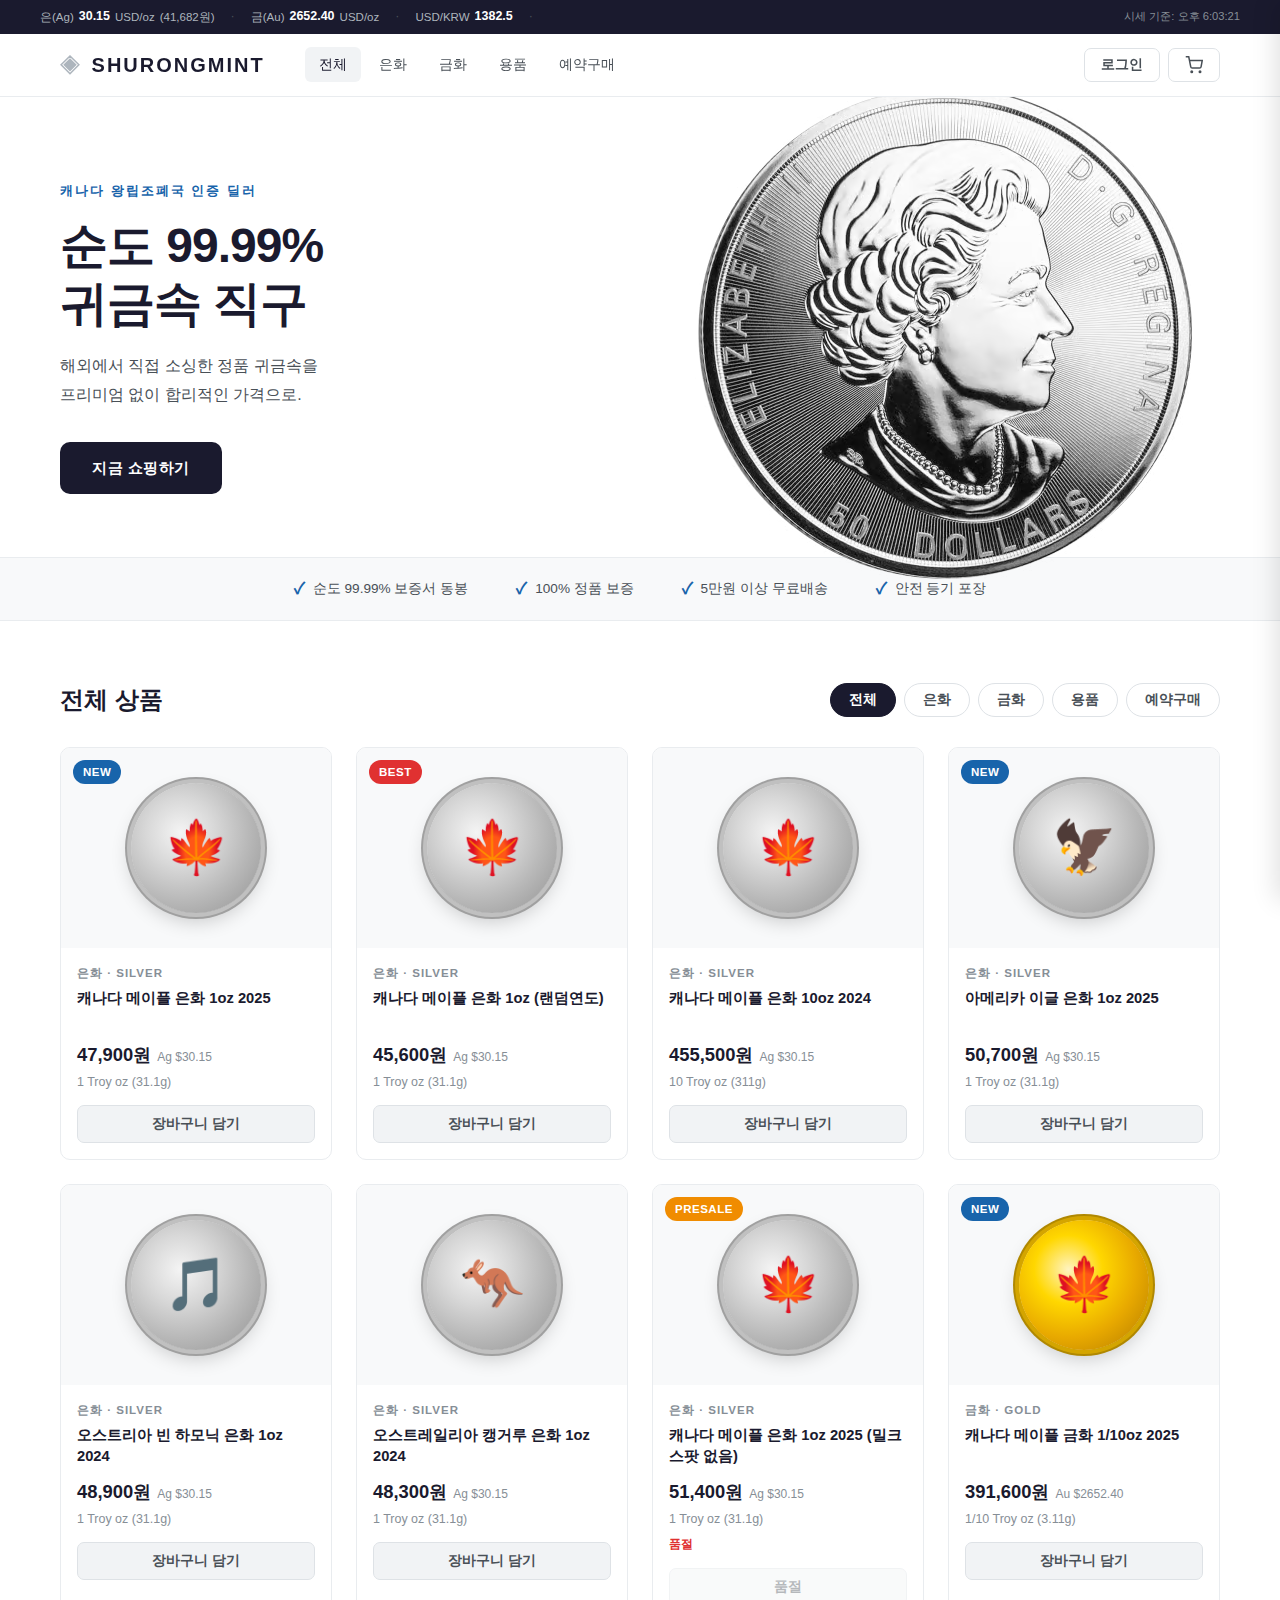
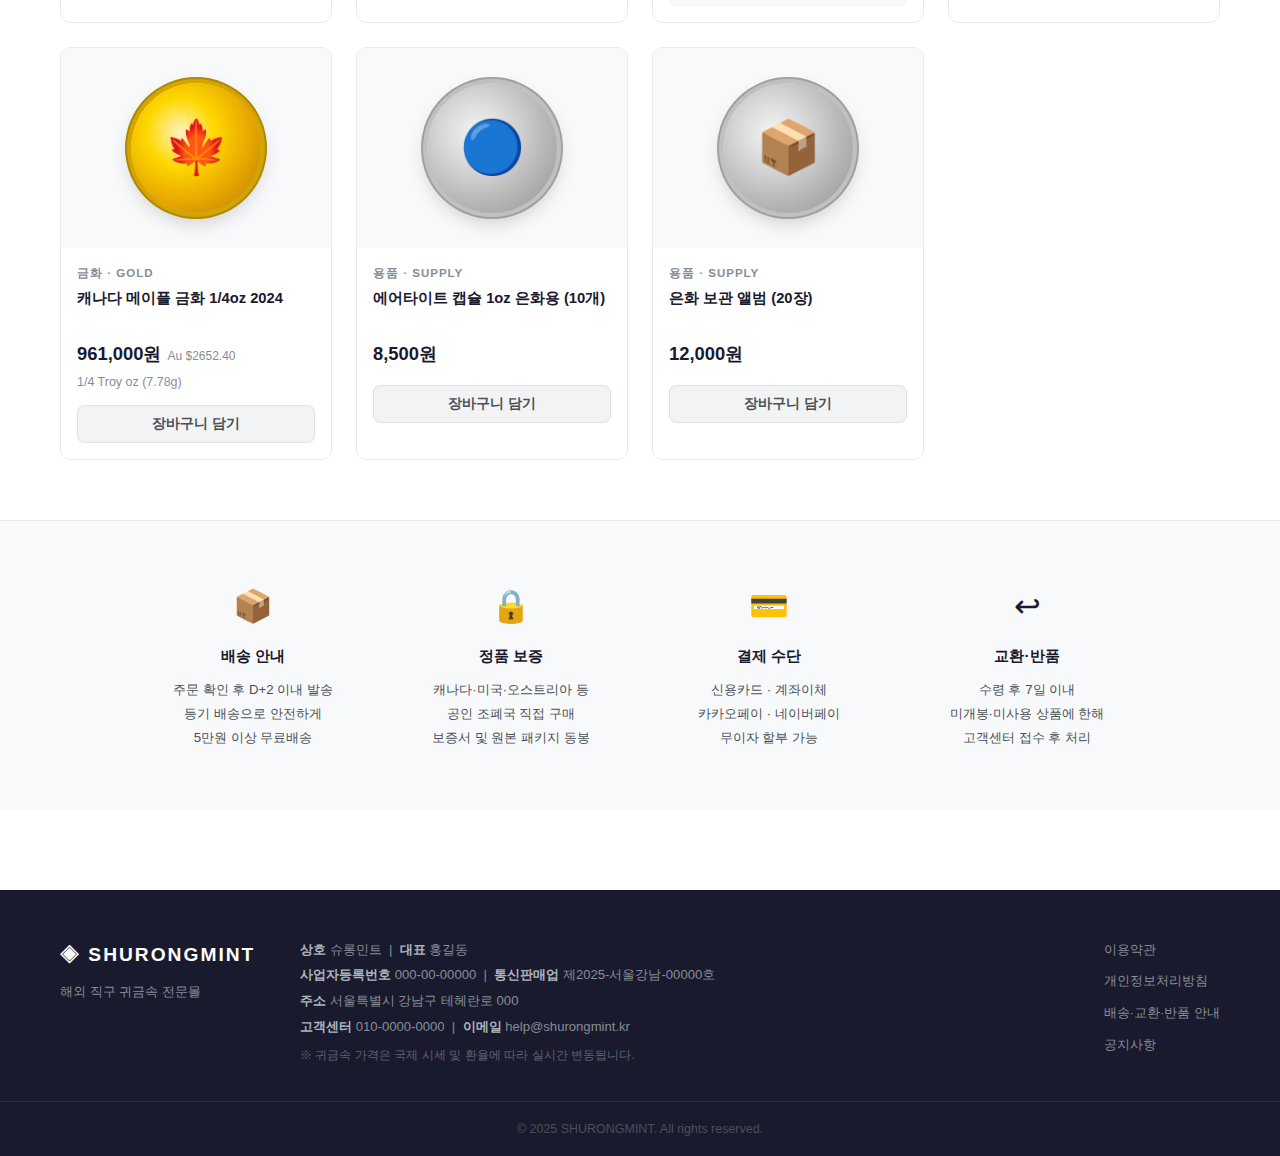
<file: index.html>
<!DOCTYPE html>
<html lang="ko">
<head>
  <meta charset="UTF-8">
  <meta name="viewport" content="width=device-width, initial-scale=1.0">
  <title>SHURONGMINT | 귀금속 직구 전문몰</title>
  <link rel="stylesheet" href="style.css">
</head>
<body>

  <!-- ── 시세 티커 ── -->
  <div class="ticker-bar">
    <div class="ticker-inner">
      <span class="t-item">
        <span class="t-label">은(Ag)</span>
        <span class="t-val" id="p-ag">--</span>
        <span class="t-unit">USD/oz</span>
        <span class="t-krw" id="p-ag-krw">(--원)</span>
      </span>
      <span class="t-sep">·</span>
      <span class="t-item">
        <span class="t-label">금(Au)</span>
        <span class="t-val" id="p-au">--</span>
        <span class="t-unit">USD/oz</span>
      </span>
      <span class="t-sep">·</span>
      <span class="t-item">
        <span class="t-label">USD/KRW</span>
        <span class="t-val" id="p-rate">--</span>
      </span>
      <span class="t-sep">·</span>
      <span class="t-update" id="p-time">시세 로딩 중...</span>
    </div>
  </div>

  <!-- ── 헤더 ── -->
  <header class="header" id="header">
    <div class="header-inner">
      <a href="#" class="logo" onclick="filterCat('all');return false;">
        <span class="logo-icon">◈</span> SHURONGMINT
      </a>
      <nav class="nav" id="nav">
        <a class="nav-a active" href="#shop" data-cat="all" onclick="navClick(this,'all')">전체</a>
        <a class="nav-a" href="#shop" data-cat="silver" onclick="navClick(this,'silver')">은화</a>
        <a class="nav-a" href="#shop" data-cat="gold" onclick="navClick(this,'gold')">금화</a>
        <a class="nav-a" href="#shop" data-cat="supply" onclick="navClick(this,'supply')">용품</a>
        <a class="nav-a" href="#shop" data-cat="presale" onclick="navClick(this,'presale')">예약구매</a>
      </nav>
      <div class="hd-actions">
        <button class="hd-btn" id="btn-login" onclick="openLogin()">로그인</button>
        <button class="hd-btn cart-btn" id="btn-cart" onclick="openCart()">
          <svg width="18" height="18" viewBox="0 0 24 24" fill="none" stroke="currentColor" stroke-width="2"><circle cx="9" cy="21" r="1"/><circle cx="20" cy="21" r="1"/><path d="M1 1h4l2.68 13.39a2 2 0 0 0 2 1.61h9.72a2 2 0 0 0 2-1.61L23 6H6"/></svg>
          <span id="cart-count" class="cart-count hidden">0</span>
        </button>
      </div>
    </div>
  </header>

  <!-- ── 히어로 ── -->
  <section class="hero" id="hero">
    <div class="hero-text">
      <p class="hero-eyebrow">캐나다 왕립조폐국 인증 딜러</p>
      <h1>순도 99.99%<br>귀금속 직구</h1>
      <p class="hero-desc">해외에서 직접 소싱한 정품 귀금속을<br>프리미엄 없이 합리적인 가격으로.</p>
      <a href="#shop" class="btn-cta">지금 쇼핑하기</a>
    </div>
    <div class="hero-visual">
      <div class="hero-coin-wrap">
        <img class="hero-coin-img" src="pp-5515-2.avif" alt="캐나다 메이플 은화">
        <div class="hero-coin-glow"></div>
      </div>
    </div>
  </section>

  <!-- ── 신뢰 배지 ── -->
  <div class="trust-bar">
    <div class="trust-item"><span class="trust-icon">✓</span><span>순도 99.99% 보증서 동봉</span></div>
    <div class="trust-item"><span class="trust-icon">✓</span><span>100% 정품 보증</span></div>
    <div class="trust-item"><span class="trust-icon">✓</span><span>5만원 이상 무료배송</span></div>
    <div class="trust-item"><span class="trust-icon">✓</span><span>안전 등기 포장</span></div>
  </div>

  <!-- ── 상품 섹션 ── -->
  <section class="shop-section" id="shop">
    <div class="shop-head">
      <h2 id="shop-title">전체 상품</h2>
      <div class="filter-row">
        <button class="filter-btn active" onclick="filterCat('all',this)">전체</button>
        <button class="filter-btn" onclick="filterCat('silver',this)">은화</button>
        <button class="filter-btn" onclick="filterCat('gold',this)">금화</button>
        <button class="filter-btn" onclick="filterCat('supply',this)">용품</button>
        <button class="filter-btn" onclick="filterCat('presale',this)">예약구매</button>
      </div>
    </div>
    <div class="product-grid" id="product-grid"></div>
  </section>

  <!-- ── 배송·결제 안내 ── -->
  <section class="info-section">
    <div class="info-grid">
      <div class="info-card">
        <div class="info-icon">📦</div>
        <h4>배송 안내</h4>
        <p>주문 확인 후 D+2 이내 발송<br>등기 배송으로 안전하게<br>5만원 이상 무료배송</p>
      </div>
      <div class="info-card">
        <div class="info-icon">🔒</div>
        <h4>정품 보증</h4>
        <p>캐나다·미국·오스트리아 등<br>공인 조폐국 직접 구매<br>보증서 및 원본 패키지 동봉</p>
      </div>
      <div class="info-card">
        <div class="info-icon">💳</div>
        <h4>결제 수단</h4>
        <p>신용카드 · 계좌이체<br>카카오페이 · 네이버페이<br>무이자 할부 가능</p>
      </div>
      <div class="info-card">
        <div class="info-icon">↩</div>
        <h4>교환·반품</h4>
        <p>수령 후 7일 이내<br>미개봉·미사용 상품에 한해<br>고객센터 접수 후 처리</p>
      </div>
    </div>
  </section>

  <!-- ── 장바구니 패널 ── -->
  <div class="dimmer" id="cart-dimmer" onclick="closeCart()"></div>
  <aside class="cart-panel" id="cart-panel">
    <div class="cp-head">
      <h3>장바구니</h3>
      <button class="cp-close" onclick="closeCart()">✕</button>
    </div>
    <div class="cp-body" id="cp-body">
      <div class="cart-empty" id="cart-empty">
        <p>장바구니가 비어있습니다.</p>
      </div>
      <div id="cart-item-list"></div>
    </div>
    <div class="cp-foot" id="cp-foot">
      <div class="cp-total-row">
        <span>상품 합계</span>
        <strong id="cp-subtotal">0원</strong>
      </div>
      <div class="cp-total-row">
        <span>배송비</span>
        <strong id="cp-ship">3,000원</strong>
      </div>
      <div class="cp-total-row total">
        <span>결제 금액</span>
        <strong id="cp-total">0원</strong>
      </div>
      <button class="btn-order" onclick="goOrder()">주문하기</button>
      <p class="cp-note">5만원 이상 무료배송</p>
    </div>
  </aside>

  <!-- ── 상품 상세 모달 ── -->
  <div class="modal-dim" id="pdim" onclick="closeProduct()"></div>
  <div class="modal product-modal" id="product-modal">
    <button class="modal-close" onclick="closeProduct()">✕</button>
    <div id="product-modal-body"></div>
  </div>

  <!-- ── 로그인 모달 ── -->
  <div class="modal-dim" id="ldim" onclick="closeLogin()"></div>
  <div class="modal login-modal" id="login-modal">
    <button class="modal-close" onclick="closeLogin()">✕</button>
    <div class="login-tabs">
      <button class="ltab active" id="ltab-login" onclick="switchLoginTab('login')">로그인</button>
      <button class="ltab" id="ltab-signup" onclick="switchLoginTab('signup')">회원가입</button>
    </div>
    <div id="login-form">
      <div class="form-group">
        <input type="email" class="form-input" placeholder="이메일">
        <input type="password" class="form-input" placeholder="비밀번호">
        <button class="btn-cta full" onclick="alert('준비 중입니다.')">로그인</button>
      </div>
      <div class="social-btns">
        <button class="btn-kakao" onclick="alert('준비 중입니다.')">카카오 로그인</button>
        <button class="btn-naver" onclick="alert('준비 중입니다.')">네이버 로그인</button>
      </div>
    </div>
    <div id="signup-form" style="display:none">
      <div class="form-group">
        <input type="text" class="form-input" placeholder="이름">
        <input type="email" class="form-input" placeholder="이메일">
        <input type="password" class="form-input" placeholder="비밀번호 (8자 이상)">
        <input type="tel" class="form-input" placeholder="휴대폰 번호">
        <label class="checkbox-label">
          <input type="checkbox"> 이용약관 및 개인정보처리방침에 동의합니다.
        </label>
        <button class="btn-cta full" onclick="alert('준비 중입니다.')">회원가입</button>
      </div>
    </div>
  </div>

  <!-- ── 주문 모달 ── -->
  <div class="modal-dim" id="odim" onclick="closeOrder()"></div>
  <div class="modal order-modal" id="order-modal">
    <button class="modal-close" onclick="closeOrder()">✕</button>
    <h3 style="margin-bottom:20px">주문 / 결제</h3>
    <div class="form-group">
      <label class="form-label">받는 분</label>
      <input type="text" class="form-input" placeholder="이름">
      <label class="form-label">연락처</label>
      <input type="tel" class="form-input" placeholder="010-0000-0000">
      <label class="form-label">배송 주소</label>
      <input type="text" class="form-input" placeholder="우편번호">
      <input type="text" class="form-input" placeholder="기본 주소">
      <input type="text" class="form-input" placeholder="상세 주소">
      <label class="form-label">결제 수단</label>
      <select class="form-input">
        <option>신용카드</option>
        <option>실시간 계좌이체</option>
        <option>카카오페이</option>
        <option>네이버페이</option>
      </select>
    </div>
    <div class="order-summary" id="order-summary"></div>
    <button class="btn-order" onclick="alert('결제 연동 준비 중입니다.')">결제하기</button>
  </div>

  <!-- ── 푸터 ── -->
  <footer class="footer">
    <div class="footer-inner">
      <div class="footer-brand">
        <div class="footer-logo">◈ SHURONGMINT</div>
        <p>해외 직구 귀금속 전문몰</p>
      </div>
      <div class="footer-info">
        <p><strong>상호</strong> 슈롱민트 &nbsp;|&nbsp; <strong>대표</strong> 홍길동</p>
        <p><strong>사업자등록번호</strong> 000-00-00000 &nbsp;|&nbsp; <strong>통신판매업</strong> 제2025-서울강남-00000호</p>
        <p><strong>주소</strong> 서울특별시 강남구 테헤란로 000</p>
        <p><strong>고객센터</strong> 010-0000-0000 &nbsp;|&nbsp; <strong>이메일</strong> help@shurongmint.kr</p>
        <p class="footer-notice">※ 귀금속 가격은 국제 시세 및 환율에 따라 실시간 변동됩니다.</p>
      </div>
      <div class="footer-links">
        <a href="#">이용약관</a>
        <a href="#">개인정보처리방침</a>
        <a href="#">배송·교환·반품 안내</a>
        <a href="#">공지사항</a>
      </div>
    </div>
    <div class="footer-copy">© 2025 SHURONGMINT. All rights reserved.</div>
  </footer>

  <script src="main.js"></script>
</body>
</html>
</file>
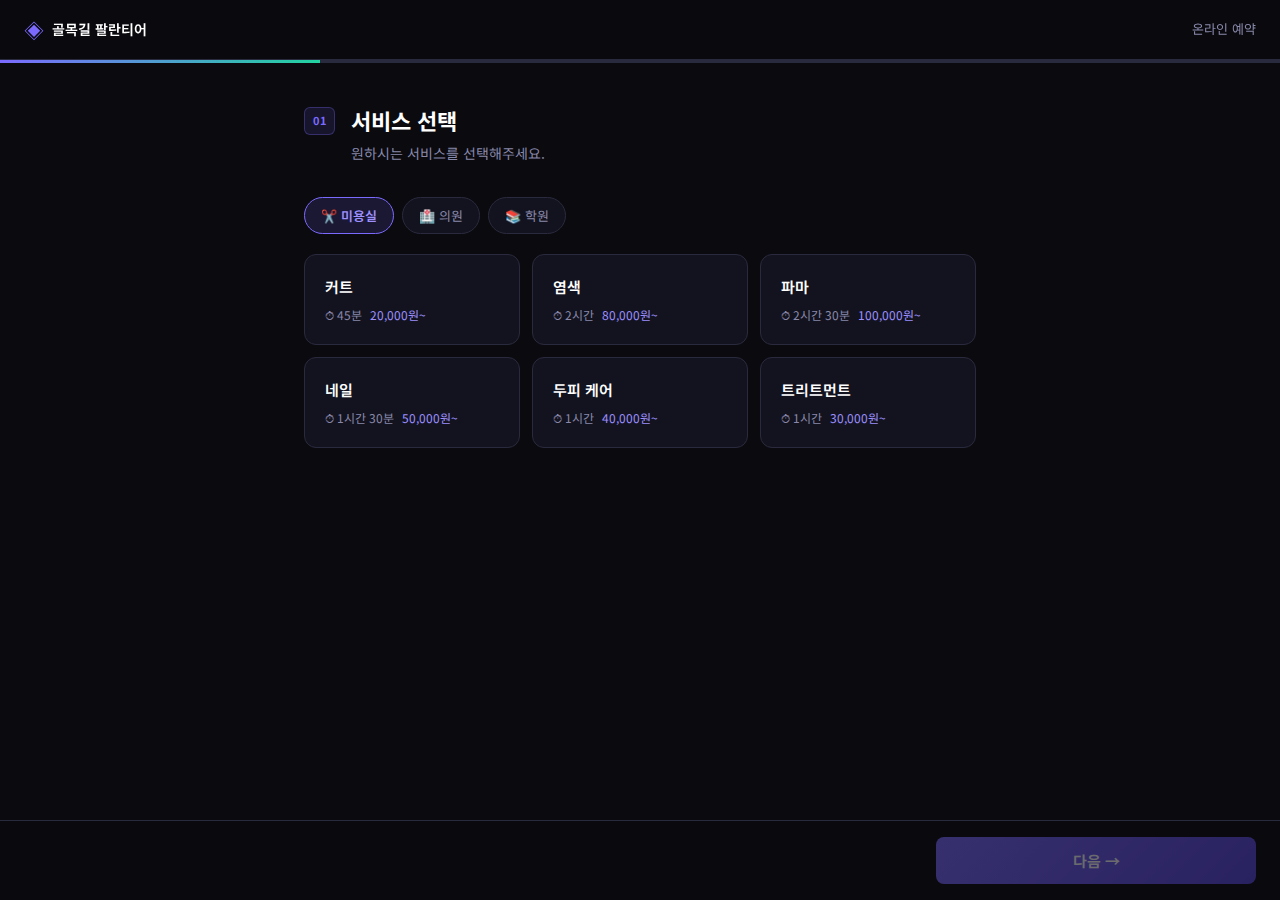
<file: booking.html>
<!DOCTYPE html>
<html lang="ko">
<head>
  <meta charset="UTF-8">
  <meta name="viewport" content="width=device-width, initial-scale=1.0">
  <title>온라인 예약 | 골목길 팔란티어</title>
  <link rel="preconnect" href="https://fonts.googleapis.com">
  <link rel="preconnect" href="https://fonts.gstatic.com" crossorigin>
  <link href="https://fonts.googleapis.com/css2?family=Inter:wght@300;400;500;600;700&family=Noto+Sans+KR:wght@300;400;500;700&display=swap" rel="stylesheet">
  <link rel="stylesheet" href="booking.css">
</head>
<body>

  <!-- NAV -->
  <nav class="bk-nav">
    <a href="index.html" class="bk-logo">
      <span class="bk-logo-icon">◈</span>
      <span class="bk-logo-text">골목길 팔란티어</span>
    </a>
    <span class="bk-nav-title">온라인 예약</span>
  </nav>

  <!-- PROGRESS -->
  <div class="bk-progress-bar">
    <div class="bk-progress-fill" id="progressFill"></div>
  </div>

  <main class="bk-main">

    <!-- ── STEP 1: 서비스 선택 ── -->
    <section class="bk-step" id="step1">
      <div class="bk-step-header">
        <div class="bk-step-num">01</div>
        <div>
          <h2 class="bk-step-title">서비스 선택</h2>
          <p class="bk-step-desc">원하시는 서비스를 선택해주세요.</p>
        </div>
      </div>

      <div class="bk-service-tabs">
        <button class="bk-tab active" data-type="beauty">✂️ 미용실</button>
        <button class="bk-tab" data-type="clinic">🏥 의원</button>
        <button class="bk-tab" data-type="academy">📚 학원</button>
      </div>

      <div class="bk-service-grid" id="serviceGrid">
        <!-- JS로 동적 렌더링 -->
      </div>
    </section>

    <!-- ── STEP 2: 날짜·시간 선택 ── -->
    <section class="bk-step hidden" id="step2">
      <div class="bk-step-header">
        <div class="bk-step-num">02</div>
        <div>
          <h2 class="bk-step-title">날짜 · 시간 선택</h2>
          <p class="bk-step-desc">원하시는 날짜와 시간을 선택해주세요.</p>
        </div>
      </div>

      <div class="bk-datetime-grid">
        <!-- 달력 -->
        <div class="bk-calendar-wrap">
          <div class="bk-cal-header">
            <button class="bk-cal-nav" id="calPrev">&#8592;</button>
            <span class="bk-cal-month" id="calMonth"></span>
            <button class="bk-cal-nav" id="calNext">&#8594;</button>
          </div>
          <div class="bk-cal-weekdays">
            <span>일</span><span>월</span><span>화</span><span>수</span><span>목</span><span>금</span><span>토</span>
          </div>
          <div class="bk-cal-days" id="calDays"></div>
        </div>

        <!-- 시간 슬롯 -->
        <div class="bk-slots-wrap">
          <div class="bk-slots-header">
            <span id="selectedDateLabel">날짜를 먼저 선택하세요</span>
            <div class="bk-slots-legend">
              <span class="legend-dot available"></span><span>가능</span>
              <span class="legend-dot booked"></span><span>마감</span>
            </div>
          </div>
          <div class="bk-slots-grid" id="slotsGrid">
            <div class="bk-slots-placeholder">
              <span>📅</span>
              <p>날짜를 선택하면 예약 가능한 시간이 표시됩니다.</p>
            </div>
          </div>
        </div>
      </div>
    </section>

    <!-- ── STEP 3: 고객 정보 ── -->
    <section class="bk-step hidden" id="step3">
      <div class="bk-step-header">
        <div class="bk-step-num">03</div>
        <div>
          <h2 class="bk-step-title">고객 정보</h2>
          <p class="bk-step-desc">연락처를 남겨주시면 예약 확인 메시지를 보내드립니다.</p>
        </div>
      </div>

      <div class="bk-summary-mini" id="step3Summary"></div>

      <form class="bk-form" id="customerForm" novalidate>
        <div class="bk-field">
          <label class="bk-label" for="fieldName">성함 <span class="required">*</span></label>
          <input class="bk-input" id="fieldName" type="text" placeholder="홍길동" autocomplete="name" required>
        </div>
        <div class="bk-field">
          <label class="bk-label" for="fieldPhone">휴대폰 번호 <span class="required">*</span></label>
          <input class="bk-input" id="fieldPhone" type="tel" placeholder="010-0000-0000" autocomplete="tel" required>
        </div>
        <div class="bk-field">
          <label class="bk-label" for="fieldEmail">이메일 <span class="optional">(리마인더 수신)</span></label>
          <input class="bk-input" id="fieldEmail" type="email" placeholder="example@email.com" autocomplete="email">
        </div>
        <div class="bk-field">
          <label class="bk-label" for="fieldNotes">메모 <span class="optional">(선택)</span></label>
          <textarea class="bk-input bk-textarea" id="fieldNotes" placeholder="특이사항이나 요청사항을 적어주세요." rows="3"></textarea>
        </div>

        <div class="bk-noshow-notice">
          <span class="notice-icon">⚠️</span>
          <p>노쇼(무단 불참) 발생 시 향후 예약이 제한될 수 있습니다. 불참 예정이시면 예약 시간 2시간 전까지 취소해주세요.</p>
        </div>
      </form>
    </section>

    <!-- ── STEP 4: 최종 확인 ── -->
    <section class="bk-step hidden" id="step4">
      <div class="bk-step-header">
        <div class="bk-step-num">04</div>
        <div>
          <h2 class="bk-step-title">예약 확인</h2>
          <p class="bk-step-desc">아래 내용을 확인하고 예약을 완료해주세요.</p>
        </div>
      </div>

      <div class="bk-confirm-card" id="confirmCard">
        <!-- JS로 채움 -->
      </div>

      <div class="bk-terms">
        <label class="bk-checkbox">
          <input type="checkbox" id="termsCheck">
          <span class="bk-checkmark"></span>
          <span>예약 정책에 동의합니다. (노쇼 시 재예약 제한)</span>
        </label>
      </div>
    </section>

    <!-- ── SUCCESS ── -->
    <section class="bk-step hidden" id="stepSuccess">
      <div class="bk-success">
        <div class="bk-success-icon">✓</div>
        <h2 class="bk-success-title">예약이 완료되었습니다!</h2>
        <p class="bk-success-sub" id="successSub"></p>

        <div class="bk-success-card" id="successCard"></div>

        <div class="bk-success-actions">
          <button class="bk-btn-ghost" id="addCalendarBtn">📅 캘린더에 추가</button>
          <a href="index.html" class="bk-btn-ghost">홈으로 돌아가기</a>
        </div>

        <div class="bk-cancel-info">
          <p>예약 취소는 이메일의 취소 링크를 이용하거나, 예약 번호를 알려주시면 처리해드립니다.</p>
          <p class="bk-cancel-id" id="cancelId"></p>
        </div>
      </div>
    </section>

    <!-- ── NAVIGATION BUTTONS ── -->
    <div class="bk-nav-buttons" id="navButtons">
      <button class="bk-btn-back hidden" id="btnBack">← 이전</button>
      <button class="bk-btn-next" id="btnNext" disabled>다음 →</button>
    </div>

  </main>

  <!-- LOADING OVERLAY -->
  <div class="bk-loading" id="loadingOverlay">
    <div class="bk-spinner"></div>
    <p id="loadingText">처리 중...</p>
  </div>

  <script src="booking.js"></script>
</body>
</html>
</file>
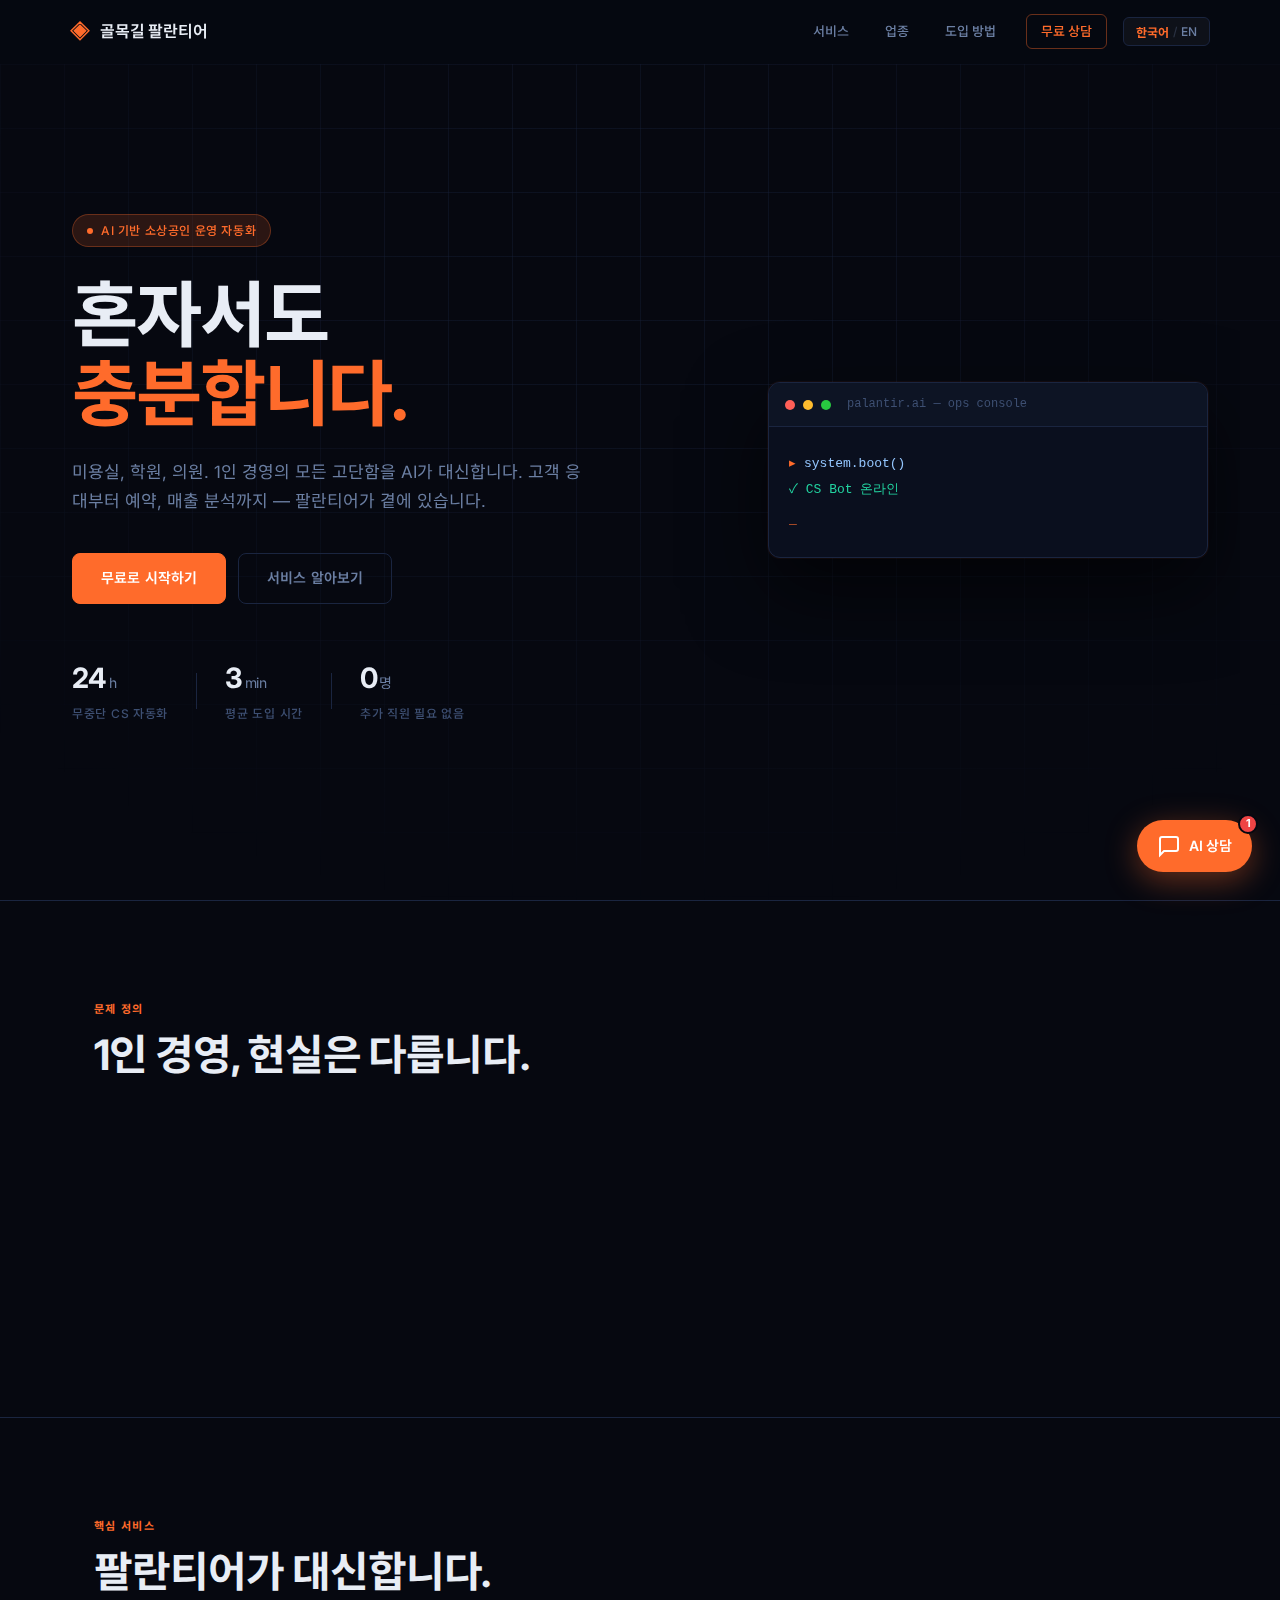
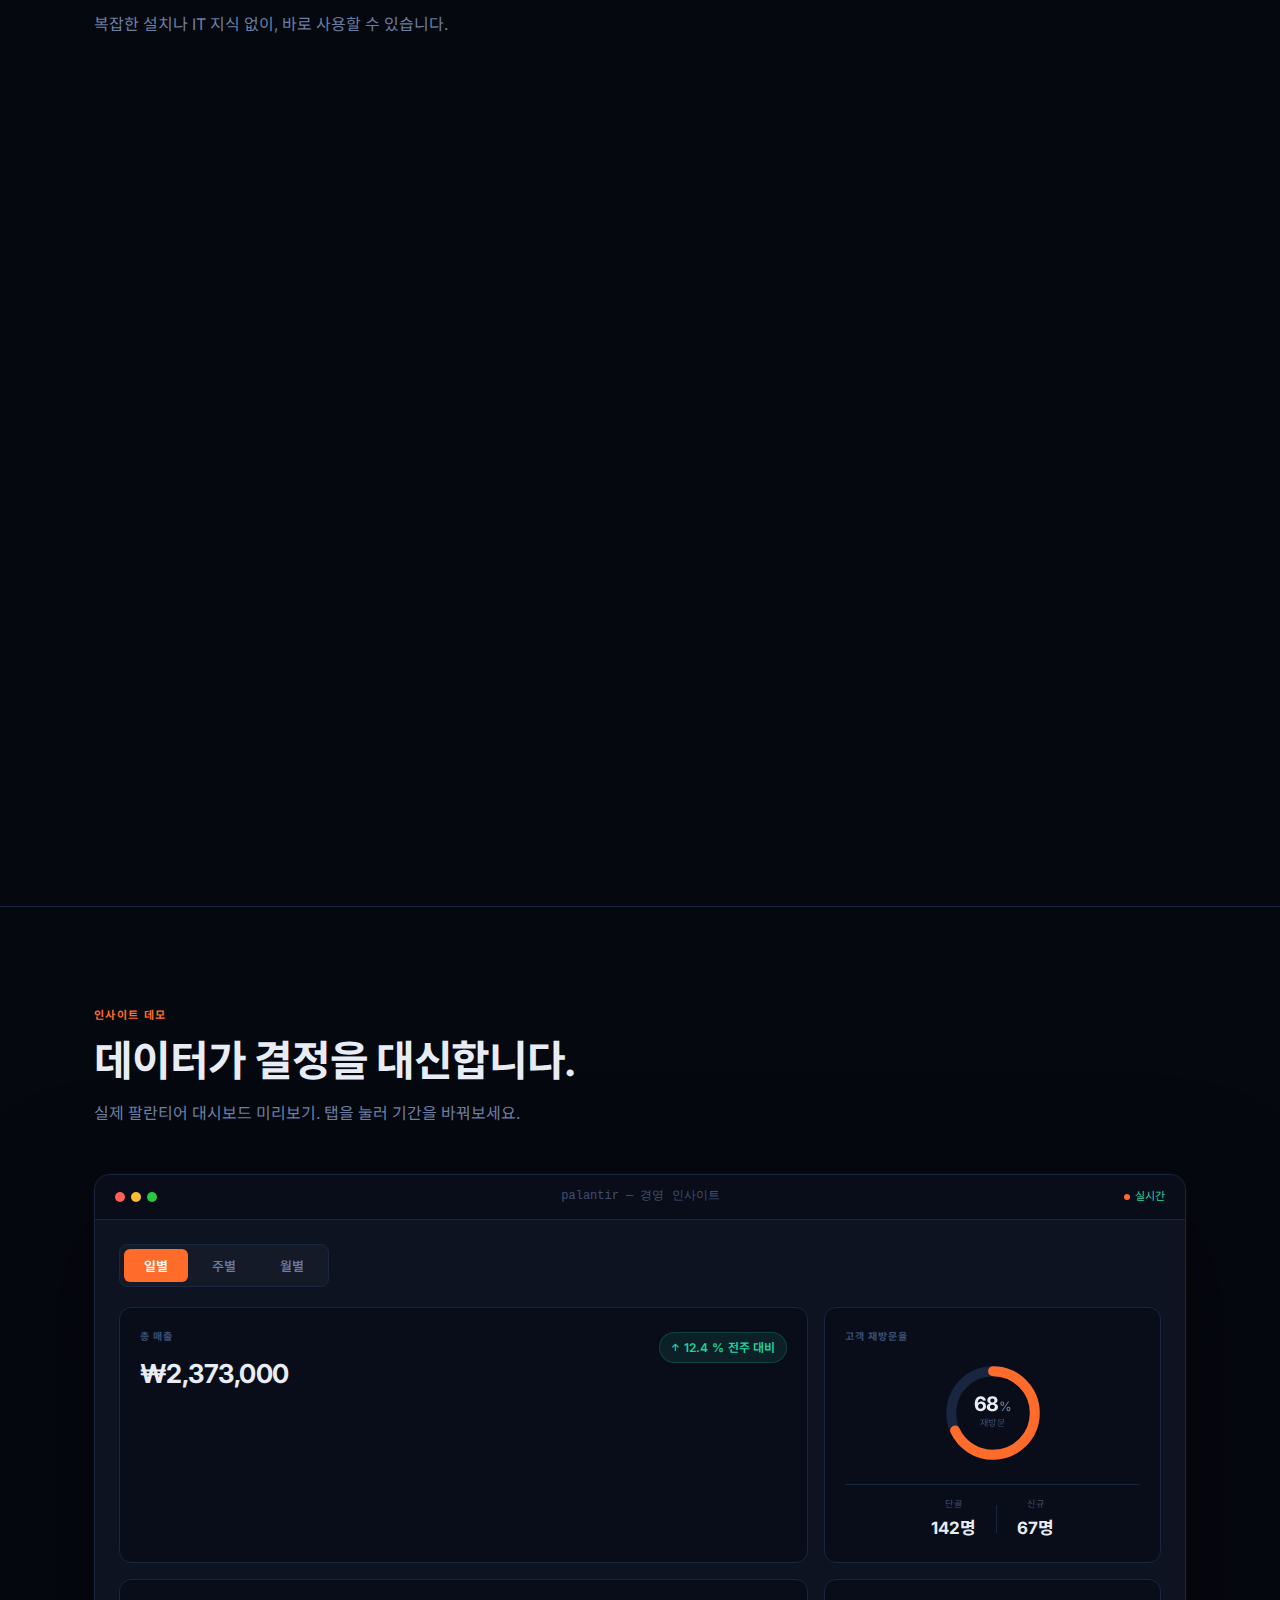
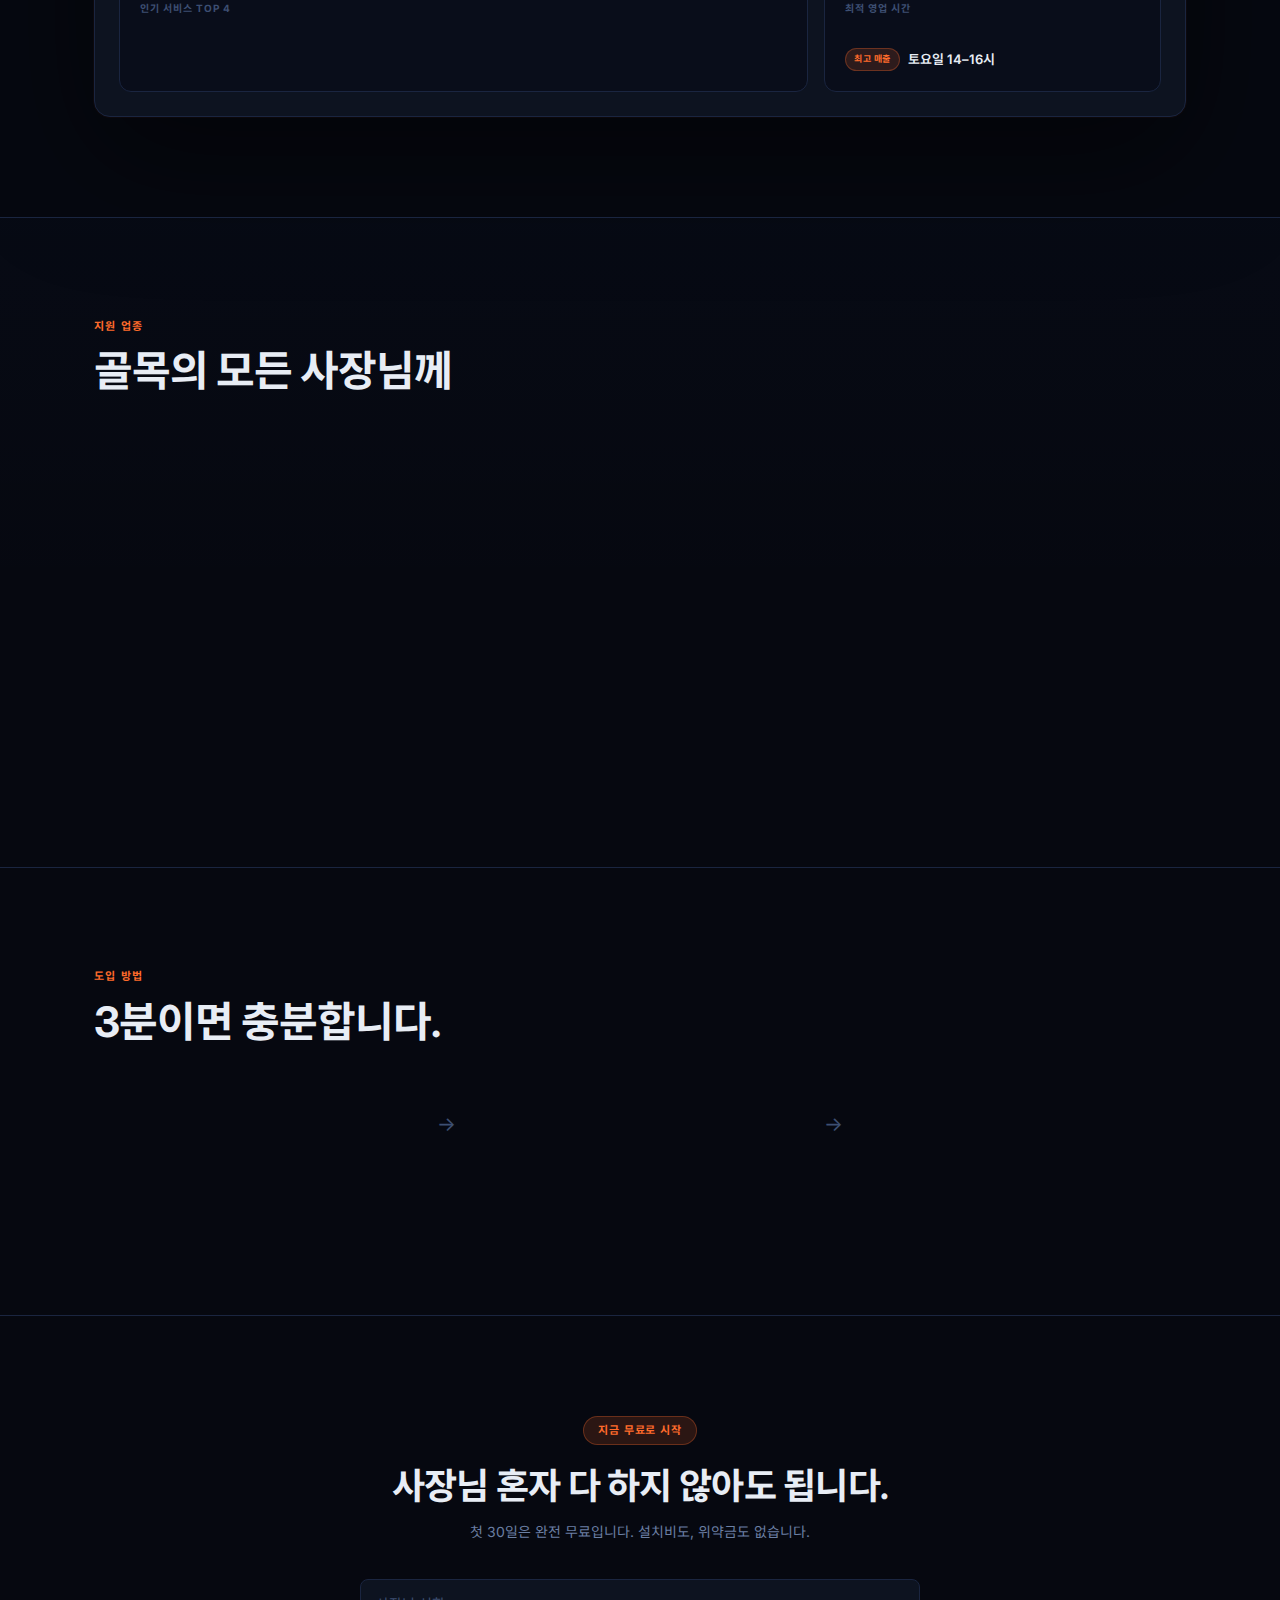
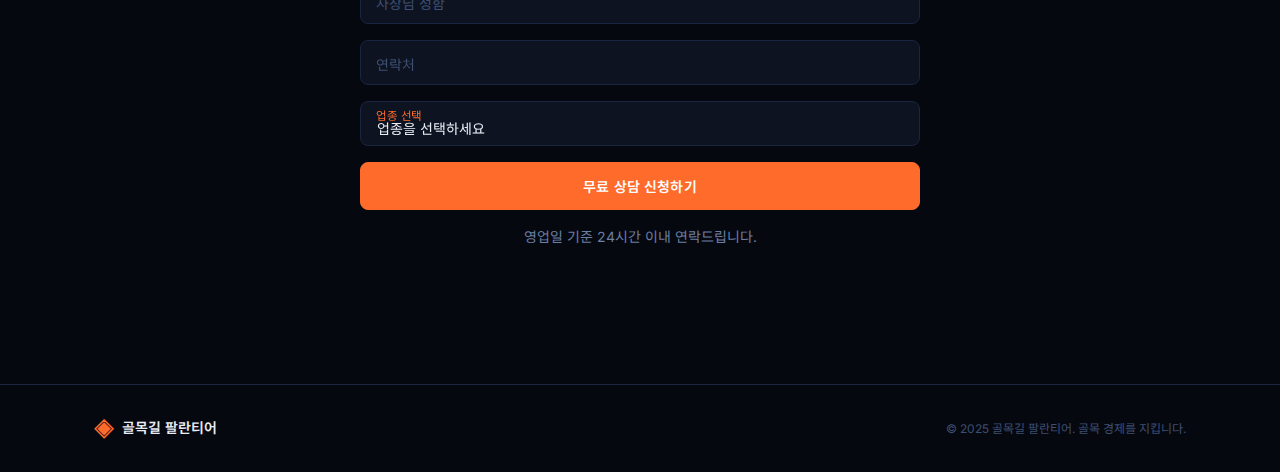
<file: palantir.html>
<!DOCTYPE html>
<html lang="ko">
<head>
  <meta charset="UTF-8">
  <meta name="viewport" content="width=device-width, initial-scale=1.0">
  <title>골목길 팔란티어 | Alley Palantir</title>
  <link rel="preconnect" href="https://fonts.googleapis.com">
  <link rel="preconnect" href="https://fonts.gstatic.com" crossorigin>
  <link href="https://fonts.googleapis.com/css2?family=Inter:wght@300;400;500;600;700&family=Noto+Sans+KR:wght@300;400;500;700&display=swap" rel="stylesheet">
  <link rel="stylesheet" href="palantir.css">
</head>
<body>

  <!-- ── NAV ── -->
  <nav class="nav" id="nav">
    <div class="nav-inner">
      <a href="#" class="logo">
        <span class="logo-icon">◈</span>
        <span class="logo-text" data-ko="골목길 팔란티어" data-en="Alley Palantir">골목길 팔란티어</span>
      </a>
      <div class="nav-links">
        <a href="#services" class="nav-link" data-ko="서비스" data-en="Services">서비스</a>
        <a href="#industries" class="nav-link" data-ko="업종" data-en="Industries">업종</a>
        <a href="#how" class="nav-link" data-ko="도입 방법" data-en="How It Works">도입 방법</a>
        <a href="#contact" class="nav-link nav-cta" data-ko="무료 상담" data-en="Free Consult">무료 상담</a>
        <button class="lang-toggle" id="langToggle" aria-label="언어 전환">
          <span class="lang-option" id="langKo">한국어</span>
          <span class="lang-sep">/</span>
          <span class="lang-option" id="langEn">EN</span>
        </button>
      </div>
    </div>
  </nav>

  <!-- ── HERO ── -->
  <section class="hero" id="hero">
    <div class="hero-grid-overlay"></div>
    <div class="hero-content">
      <div class="hero-badge">
        <span class="badge-dot"></span>
        <span data-ko="AI 기반 소상공인 운영 자동화" data-en="AI-Powered Solo Business Platform">AI 기반 소상공인 운영 자동화</span>
      </div>
      <h1 class="hero-title">
        <span class="line" data-ko="혼자서도" data-en="One person.">혼자서도</span>
        <span class="line accent" data-ko="충분합니다." data-en="Fully capable.">충분합니다.</span>
      </h1>
      <p class="hero-sub" data-ko="미용실, 학원, 의원. 1인 경영의 모든 고단함을 AI가 대신합니다. 고객 응대부터 예약, 매출 분석까지 — 팔란티어가 곁에 있습니다." data-en="Hair salons, academies, clinics. AI handles what solo owners can't do alone. From customer service to scheduling and revenue insights — Palantir is with you.">미용실, 학원, 의원. 1인 경영의 모든 고단함을 AI가 대신합니다. 고객 응대부터 예약, 매출 분석까지 — 팔란티어가 곁에 있습니다.</p>
      <div class="hero-actions">
        <a href="#contact" class="btn btn-primary" data-ko="무료로 시작하기" data-en="Get Started Free">무료로 시작하기</a>
        <a href="#services" class="btn btn-ghost" data-ko="서비스 알아보기" data-en="See How It Works">서비스 알아보기</a>
      </div>
      <div class="hero-stats">
        <div class="stat">
          <span class="stat-num">24<span class="stat-unit">h</span></span>
          <span class="stat-label" data-ko="무중단 CS 자동화" data-en="Nonstop CS Automation">무중단 CS 자동화</span>
        </div>
        <div class="stat-divider"></div>
        <div class="stat">
          <span class="stat-num">3<span class="stat-unit">min</span></span>
          <span class="stat-label" data-ko="평균 도입 시간" data-en="Avg. Setup Time">평균 도입 시간</span>
        </div>
        <div class="stat-divider"></div>
        <div class="stat">
          <span class="stat-num">0<span class="stat-unit">명</span></span>
          <span class="stat-label" data-ko="추가 직원 필요 없음" data-en="Zero Extra Staff">추가 직원 필요 없음</span>
        </div>
      </div>
    </div>
    <div class="hero-visual">
      <div class="terminal">
        <div class="terminal-bar">
          <span class="t-dot red"></span>
          <span class="t-dot yellow"></span>
          <span class="t-dot green"></span>
          <span class="t-title">palantir.ai — ops console</span>
        </div>
        <div class="terminal-body" id="terminalBody">
          <div class="t-line"><span class="t-prompt">▸</span> <span class="t-cmd">system.boot()</span></div>
          <div class="t-line"><span class="t-out success">✓ CS Bot 온라인</span></div>
          <div class="t-line"><span class="t-out success">✓ 예약 시스템 연결됨</span></div>
          <div class="t-line"><span class="t-out success">✓ 매출 분석 활성화</span></div>
          <div class="t-line"><span class="t-out info">━━ 오늘 신규 문의 12건 처리 완료</span></div>
          <div class="t-line"><span class="t-out info">━━ 예약 충돌 0건</span></div>
          <div class="t-line"><span class="t-out highlight">▸ 사장님, 오늘도 잘 부탁드립니다.</span></div>
          <div class="t-cursor">_</div>
        </div>
      </div>
    </div>
  </section>

  <!-- ── PROBLEM ── -->
  <section class="problem">
    <div class="container">
      <div class="section-label" data-ko="문제 정의" data-en="The Problem">문제 정의</div>
      <h2 class="section-title" data-ko="1인 경영, 현실은 다릅니다." data-en="Solo business. The reality is harsh.">1인 경영, 현실은 다릅니다.</h2>
      <div class="problem-grid">
        <div class="problem-card">
          <div class="problem-icon">📞</div>
          <h3 data-ko="쉬는 시간도 전화" data-en="Calls Never Stop">쉬는 시간도 전화</h3>
          <p data-ko="점심도 못 먹고, 시술 중에도 전화를 받아야 합니다." data-en="Can't eat lunch. Can't focus. Calls keep coming.">점심도 못 먹고, 시술 중에도 전화를 받아야 합니다.</p>
        </div>
        <div class="problem-card">
          <div class="problem-icon">📅</div>
          <h3 data-ko="예약 관리의 혼란" data-en="Scheduling Chaos">예약 관리의 혼란</h3>
          <p data-ko="카카오톡, 전화, 현장 예약이 뒤섞여 실수가 잦습니다." data-en="KakaoTalk, calls, walk-ins — all mixed up, mistakes happen.">카카오톡, 전화, 현장 예약이 뒤섞여 실수가 잦습니다.</p>
        </div>
        <div class="problem-card">
          <div class="problem-icon">📊</div>
          <h3 data-ko="경영 데이터가 없음" data-en="No Business Insights">경영 데이터가 없음</h3>
          <p data-ko="어떤 서비스가 잘 팔리는지, 단골은 누군지 파악이 어렵습니다." data-en="No idea which service sells best, or who your loyal customers are.">어떤 서비스가 잘 팔리는지, 단골은 누군지 파악이 어렵습니다.</p>
        </div>
        <div class="problem-card">
          <div class="problem-icon">💬</div>
          <h3 data-ko="리뷰·SNS 관리 부담" data-en="Review & SNS Overload">리뷰·SNS 관리 부담</h3>
          <p data-ko="답변은 해야 하는데 시간이 없습니다. 마케팅은 꿈도 못 꿉니다." data-en="Need to reply, but no time. Marketing? Forget it.">답변은 해야 하는데 시간이 없습니다. 마케팅은 꿈도 못 꿉니다.</p>
        </div>
      </div>
    </div>
  </section>

  <!-- ── SERVICES ── -->
  <section class="services" id="services">
    <div class="container">
      <div class="section-label" data-ko="핵심 서비스" data-en="Core Services">핵심 서비스</div>
      <h2 class="section-title" data-ko="팔란티어가 대신합니다." data-en="Palantir handles it.">팔란티어가 대신합니다.</h2>
      <p class="section-desc" data-ko="복잡한 설치나 IT 지식 없이, 바로 사용할 수 있습니다." data-en="No complex setup. No IT knowledge needed. Start immediately.">복잡한 설치나 IT 지식 없이, 바로 사용할 수 있습니다.</p>

      <div class="services-grid">

        <div class="service-card featured">
          <div class="service-num">01</div>
          <div class="service-icon-wrap">
            <svg width="28" height="28" viewBox="0 0 24 24" fill="none" stroke="currentColor" stroke-width="1.5"><path d="M21 15a2 2 0 0 1-2 2H7l-4 4V5a2 2 0 0 1 2-2h14a2 2 0 0 1 2 2z"/></svg>
          </div>
          <h3 data-ko="AI CS봇" data-en="AI CS Bot">AI CS봇</h3>
          <p data-ko="24시간 자동 문의 응답. 예약 가능 여부, 가격, 위치 안내를 AI가 즉시 처리합니다. 새벽 2시 문의도 놓치지 않습니다." data-en="24/7 automated responses. Pricing, availability, directions — answered instantly. Never miss a 2AM inquiry.">24시간 자동 문의 응답. 예약 가능 여부, 가격, 위치 안내를 AI가 즉시 처리합니다. 새벽 2시 문의도 놓치지 않습니다.</p>
          <ul class="service-features">
            <li data-ko="카카오톡 / 인스타 DM 연동" data-en="KakaoTalk / Instagram DM">카카오톡 / 인스타 DM 연동</li>
            <li data-ko="자주 묻는 질문 자동 학습" data-en="Auto-learns your FAQs">자주 묻는 질문 자동 학습</li>
            <li data-ko="불만 고객 즉시 알림" data-en="Urgent complaint alerts">불만 고객 즉시 알림</li>
          </ul>
        </div>

        <div class="service-card">
          <div class="service-num">02</div>
          <div class="service-icon-wrap">
            <svg width="28" height="28" viewBox="0 0 24 24" fill="none" stroke="currentColor" stroke-width="1.5"><rect x="3" y="4" width="18" height="18" rx="2" ry="2"/><line x1="16" y1="2" x2="16" y2="6"/><line x1="8" y1="2" x2="8" y2="6"/><line x1="3" y1="10" x2="21" y2="10"/></svg>
          </div>
          <h3 data-ko="예약 자동화" data-en="Booking Automation">예약 자동화</h3>
          <p data-ko="실시간 예약 접수, 리마인더 발송, 취소·변경 처리까지 자동으로. 더블부킹은 이제 없습니다." data-en="Real-time booking, reminders, cancellations — all automated. No more double-bookings.">실시간 예약 접수, 리마인더 발송, 취소·변경 처리까지 자동으로. 더블부킹은 이제 없습니다.</p>
          <ul class="service-features">
            <li data-ko="24시간 온라인 예약 접수" data-en="24h online booking">24시간 온라인 예약 접수</li>
            <li data-ko="예약 확인 / 리마인더 자동 발송" data-en="Auto confirmation & reminders">예약 확인 / 리마인더 자동 발송</li>
            <li data-ko="노쇼 방지 시스템" data-en="No-show prevention">노쇼 방지 시스템</li>
          </ul>
        </div>

        <div class="service-card">
          <div class="service-num">03</div>
          <div class="service-icon-wrap">
            <svg width="28" height="28" viewBox="0 0 24 24" fill="none" stroke="currentColor" stroke-width="1.5"><line x1="18" y1="20" x2="18" y2="10"/><line x1="12" y1="20" x2="12" y2="4"/><line x1="6" y1="20" x2="6" y2="14"/></svg>
          </div>
          <h3 data-ko="경영 인사이트" data-en="Business Intelligence">경영 인사이트</h3>
          <p data-ko="매출 패턴, 인기 서비스, 단골 고객 분석을 대시보드로 한눈에. 데이터 기반으로 결정하세요." data-en="Revenue patterns, top services, loyal customers — all in one dashboard. Make data-driven decisions.">매출 패턴, 인기 서비스, 단골 고객 분석을 대시보드로 한눈에. 데이터 기반으로 결정하세요.</p>
          <ul class="service-features">
            <li data-ko="일/주/월별 매출 리포트" data-en="Daily/weekly/monthly reports">일/주/월별 매출 리포트</li>
            <li data-ko="고객 재방문율 분석" data-en="Customer retention analysis">고객 재방문율 분석</li>
            <li data-ko="최적 영업 시간 추천" data-en="Optimal hours recommendation">최적 영업 시간 추천</li>
          </ul>
        </div>

        <div class="service-card">
          <div class="service-num">04</div>
          <div class="service-icon-wrap">
            <svg width="28" height="28" viewBox="0 0 24 24" fill="none" stroke="currentColor" stroke-width="1.5"><path d="M4 4h16c1.1 0 2 .9 2 2v12c0 1.1-.9 2-2 2H4c-1.1 0-2-.9-2-2V6c0-1.1.9-2 2-2z"/><polyline points="22,6 12,13 2,6"/></svg>
          </div>
          <h3 data-ko="마케팅 자동화" data-en="Marketing Automation">마케팅 자동화</h3>
          <p data-ko="리뷰 답변 자동 생성, 재방문 쿠폰 발송, SNS 콘텐츠 초안 작성까지. 마케터가 생겼습니다." data-en="Auto-generate review replies, send return coupons, draft SNS content. You just got a marketer.">리뷰 답변 자동 생성, 재방문 쿠폰 발송, SNS 콘텐츠 초안 작성까지. 마케터가 생겼습니다.</p>
          <ul class="service-features">
            <li data-ko="네이버 / 구글 리뷰 자동 답변" data-en="Auto reply to Naver/Google reviews">네이버 / 구글 리뷰 자동 답변</li>
            <li data-ko="단골 고객 재방문 유도 메시지" data-en="Loyalty re-engagement messages">단골 고객 재방문 유도 메시지</li>
            <li data-ko="SNS 게시글 초안 생성" data-en="SNS content drafts">SNS 게시글 초안 생성</li>
          </ul>
        </div>

      </div>
    </div>
  </section>

  <!-- ── DASHBOARD DEMO ── -->
  <section class="dash-section" id="dashboard">
    <div class="container">
      <div class="section-label" data-ko="인사이트 데모" data-en="Insight Demo">인사이트 데모</div>
      <h2 class="section-title" data-ko="데이터가 결정을 대신합니다." data-en="Let data guide your decisions.">데이터가 결정을 대신합니다.</h2>
      <p class="section-desc" data-ko="실제 팔란티어 대시보드 미리보기. 탭을 눌러 기간을 바꿔보세요." data-en="Preview of the real dashboard. Switch tabs to explore.">실제 팔란티어 대시보드 미리보기. 탭을 눌러 기간을 바꿔보세요.</p>

      <div class="dash-window">
        <div class="dash-titlebar">
          <div class="dash-dots">
            <span class="t-dot red"></span>
            <span class="t-dot yellow"></span>
            <span class="t-dot green"></span>
          </div>
          <span class="dash-titlebar-label" data-ko="palantir — 경영 인사이트" data-en="palantir — Business Intelligence">palantir — 경영 인사이트</span>
          <div class="dash-live"><span class="badge-dot"></span><span data-ko="실시간" data-en="Live">실시간</span></div>
        </div>

        <div class="dash-body">
          <!-- 기간 탭 -->
          <div class="dash-tabs">
            <button class="dash-tab active" data-period="daily" data-ko="일별" data-en="Daily">일별</button>
            <button class="dash-tab" data-period="weekly" data-ko="주별" data-en="Weekly">주별</button>
            <button class="dash-tab" data-period="monthly" data-ko="월별" data-en="Monthly">월별</button>
          </div>

          <div class="dash-grid">

            <!-- 매출 리포트 -->
            <div class="dash-card dash-sales">
              <div class="dash-kpi-row">
                <div>
                  <div class="dash-card-label" data-ko="총 매출" data-en="Total Sales">총 매출</div>
                  <div class="dash-kpi-val" id="dashTotal">₩2,373,000</div>
                </div>
                <div class="dash-growth" id="dashGrowth">
                  <span class="dash-growth-arrow">↑</span>
                  <span id="dashGrowthPct">12.4</span>%
                  <span id="dashGrowthPeriod" data-ko="전주 대비" data-en="vs last week">전주 대비</span>
                </div>
              </div>
              <div class="dash-chart">
                <div class="dash-bars" id="dashBars"></div>
                <div class="dash-xlabels" id="dashXLabels"></div>
              </div>
            </div>

            <!-- 고객 재방문율 -->
            <div class="dash-card dash-return">
              <div class="dash-card-label" data-ko="고객 재방문율" data-en="Return Rate">고객 재방문율</div>
              <div class="dash-ring-wrap">
                <svg viewBox="0 0 100 100" class="dash-ring">
                  <circle class="dash-ring-track" cx="50" cy="50" r="38"/>
                  <circle class="dash-ring-fill" id="dashRingFill" cx="50" cy="50" r="38"
                    stroke-dasharray="238.76" stroke-dashoffset="76.4"
                    transform="rotate(-90 50 50)"/>
                </svg>
                <div class="dash-ring-center">
                  <span class="dash-ring-pct">68<small>%</small></span>
                  <span data-ko="재방문" data-en="return">재방문</span>
                </div>
              </div>
              <div class="dash-rstat">
                <div class="dash-rstat-item">
                  <div class="dash-rstat-key" data-ko="단골" data-en="Loyal">단골</div>
                  <div class="dash-rstat-val">142<span data-ko="명" data-en="">명</span></div>
                </div>
                <div class="dash-rstat-divider"></div>
                <div class="dash-rstat-item">
                  <div class="dash-rstat-key" data-ko="신규" data-en="New">신규</div>
                  <div class="dash-rstat-val">67<span data-ko="명" data-en="">명</span></div>
                </div>
              </div>
            </div>

            <!-- 인기 서비스 -->
            <div class="dash-card dash-services">
              <div class="dash-card-label" data-ko="인기 서비스 TOP 4" data-en="Top 4 Services">인기 서비스 TOP 4</div>
              <div id="dashServices"></div>
            </div>

            <!-- 최적 영업 시간 -->
            <div class="dash-card dash-hours">
              <div class="dash-card-label" data-ko="최적 영업 시간" data-en="Peak Hours">최적 영업 시간</div>
              <div class="dash-hmap-days" id="dashHmapDays"></div>
              <div class="dash-hmap" id="dashHmap"></div>
              <div class="dash-peak">
                <span class="dash-peak-tag" data-ko="최고 매출" data-en="Peak">최고 매출</span>
                <span class="dash-peak-time" data-ko="토요일 14–16시" data-en="Sat 2–4 PM">토요일 14–16시</span>
              </div>
            </div>

          </div>
        </div>
      </div>
    </div>
  </section>

  <!-- ── INDUSTRIES ── -->
  <section class="industries" id="industries">
    <div class="container">
      <div class="section-label" data-ko="지원 업종" data-en="Supported Industries">지원 업종</div>
      <h2 class="section-title" data-ko="골목의 모든 사장님께" data-en="For every alley business owner.">골목의 모든 사장님께</h2>
      <div class="industries-grid">

        <div class="industry-card">
          <div class="industry-emoji">✂️</div>
          <h3 data-ko="미용실 · 네일샵" data-en="Hair Salon · Nail Shop">미용실 · 네일샵</h3>
          <ul>
            <li data-ko="시술 중 전화 대신 CS봇이 응대" data-en="CS bot answers while you style">시술 중 전화 대신 CS봇이 응대</li>
            <li data-ko="시술 전 리마인더 자동 발송" data-en="Pre-appointment reminders">시술 전 리마인더 자동 발송</li>
            <li data-ko="인기 시술·재방문율 분석" data-en="Popular service & retention analysis">인기 시술·재방문율 분석</li>
          </ul>
          <div class="industry-tag" data-ko="미용 특화 봇 포함" data-en="Beauty-specialized bot included">미용 특화 봇 포함</div>
        </div>

        <div class="industry-card">
          <div class="industry-emoji">📚</div>
          <h3 data-ko="학원 · 교습소" data-en="Academy · Tutoring">학원 · 교습소</h3>
          <ul>
            <li data-ko="수강 문의 24시간 자동 응답" data-en="24h enrollment inquiry response">수강 문의 24시간 자동 응답</li>
            <li data-ko="수업 일정·휴강 공지 자동 발송" data-en="Class schedule & closure alerts">수업 일정·휴강 공지 자동 발송</li>
            <li data-ko="수강생 출석·재등록 분석" data-en="Attendance & re-enrollment analysis">수강생 출석·재등록 분석</li>
          </ul>
          <div class="industry-tag" data-ko="학원 특화 봇 포함" data-en="Academy-specialized bot included">학원 특화 봇 포함</div>
        </div>

        <div class="industry-card">
          <div class="industry-emoji">🏥</div>
          <h3 data-ko="의원 · 한의원" data-en="Clinic · Oriental Medicine">의원 · 한의원</h3>
          <ul>
            <li data-ko="진료 예약·변경 자동 처리" data-en="Automated appointment management">진료 예약·변경 자동 처리</li>
            <li data-ko="진료 후 케어 메시지 발송" data-en="Post-visit care messages">진료 후 케어 메시지 발송</li>
            <li data-ko="환자 재내원 유도 자동화" data-en="Patient re-visit automation">환자 재내원 유도 자동화</li>
          </ul>
          <div class="industry-tag" data-ko="의료 특화 봇 포함" data-en="Medical-specialized bot included">의료 특화 봇 포함</div>
        </div>

      </div>
    </div>
  </section>

  <!-- ── HOW IT WORKS ── -->
  <section class="how" id="how">
    <div class="container">
      <div class="section-label" data-ko="도입 방법" data-en="How It Works">도입 방법</div>
      <h2 class="section-title" data-ko="3분이면 충분합니다." data-en="3 minutes is all it takes.">3분이면 충분합니다.</h2>
      <div class="steps">
        <div class="step">
          <div class="step-num">01</div>
          <div class="step-content">
            <h3 data-ko="무료 상담 신청" data-en="Request Free Consult">무료 상담 신청</h3>
            <p data-ko="업종과 운영 방식을 알려주세요. 맞춤 설정을 함께 잡아드립니다." data-en="Tell us your industry and operations. We'll tailor everything for you.">업종과 운영 방식을 알려주세요. 맞춤 설정을 함께 잡아드립니다.</p>
          </div>
        </div>
        <div class="step-arrow">→</div>
        <div class="step">
          <div class="step-num">02</div>
          <div class="step-content">
            <h3 data-ko="AI 봇 세팅" data-en="AI Bot Setup">AI 봇 세팅</h3>
            <p data-ko="카카오톡·인스타 연결, FAQ 입력, 예약 시스템 연동을 저희가 해드립니다." data-en="We connect KakaoTalk, Instagram, input your FAQs, and integrate booking.">카카오톡·인스타 연결, FAQ 입력, 예약 시스템 연동을 저희가 해드립니다.</p>
          </div>
        </div>
        <div class="step-arrow">→</div>
        <div class="step">
          <div class="step-num">03</div>
          <div class="step-content">
            <h3 data-ko="운영 시작" data-en="Go Live">운영 시작</h3>
            <p data-ko="이제 팔란티어가 일합니다. 사장님은 본업에 집중하세요." data-en="Palantir takes over. You focus on what you do best.">이제 팔란티어가 일합니다. 사장님은 본업에 집중하세요.</p>
          </div>
        </div>
      </div>
    </div>
  </section>

  <!-- ── CTA ── -->
  <section class="cta" id="contact">
    <div class="container">
      <div class="cta-inner">
        <div class="cta-badge" data-ko="지금 무료로 시작" data-en="Start for free today">지금 무료로 시작</div>
        <h2 data-ko="사장님 혼자 다 하지 않아도 됩니다." data-en="You don't have to do it all alone.">사장님 혼자 다 하지 않아도 됩니다.</h2>
        <p data-ko="첫 30일은 완전 무료입니다. 설치비도, 위약금도 없습니다." data-en="First 30 days completely free. No setup fee. No cancellation penalty.">첫 30일은 완전 무료입니다. 설치비도, 위약금도 없습니다.</p>
        <form class="contact-form" id="contactForm">
          <div class="form-row">
            <input type="text" class="form-input" id="formName" placeholder="" required>
            <label class="form-label" data-ko="사장님 성함" data-en="Your Name">사장님 성함</label>
          </div>
          <div class="form-row">
            <input type="tel" class="form-input" id="formPhone" placeholder="" required>
            <label class="form-label" data-ko="연락처" data-en="Phone Number">연락처</label>
          </div>
          <div class="form-row">
            <select class="form-input form-select" id="formIndustry" required>
              <option value="" disabled selected></option>
              <option value="beauty" data-ko="미용실 / 네일샵" data-en="Hair Salon / Nail Shop">미용실 / 네일샵</option>
              <option value="academy" data-ko="학원 / 교습소" data-en="Academy / Tutoring">학원 / 교습소</option>
              <option value="clinic" data-ko="의원 / 한의원" data-en="Clinic / Oriental Medicine">의원 / 한의원</option>
              <option value="other" data-ko="기타" data-en="Other">기타</option>
            </select>
            <label class="form-label" data-ko="업종 선택" data-en="Select Industry">업종 선택</label>
          </div>
          <button type="submit" class="btn btn-primary btn-full" data-ko="무료 상담 신청하기" data-en="Request Free Consultation">무료 상담 신청하기</button>
        </form>
        <p class="cta-note" data-ko="영업일 기준 24시간 이내 연락드립니다." data-en="We'll reach out within 24 business hours.">영업일 기준 24시간 이내 연락드립니다.</p>
      </div>
    </div>
  </section>

  <!-- ── FOOTER ── -->
  <footer class="footer">
    <div class="container">
      <div class="footer-inner">
        <div class="footer-brand">
          <span class="logo-icon">◈</span>
          <span data-ko="골목길 팔란티어" data-en="Alley Palantir">골목길 팔란티어</span>
        </div>
        <p class="footer-copy" data-ko="© 2025 골목길 팔란티어. 골목 경제를 지킵니다." data-en="© 2025 Alley Palantir. We protect the alley economy.">© 2025 골목길 팔란티어. 골목 경제를 지킵니다.</p>
      </div>
    </div>
  </footer>

  <!-- ── AI CS봇 채팅 위젯 ── -->
  <div class="chat-launcher" id="chatLauncher" title="AI 상담 시작">
    <svg width="24" height="24" viewBox="0 0 24 24" fill="none" stroke="currentColor" stroke-width="2"><path d="M21 15a2 2 0 0 1-2 2H7l-4 4V5a2 2 0 0 1 2-2h14a2 2 0 0 1 2 2z"/></svg>
    <span class="chat-launcher-label" data-ko="AI 상담" data-en="AI Chat">AI 상담</span>
    <span class="chat-unread" id="chatUnread">1</span>
  </div>

  <div class="chat-window" id="chatWindow">
    <div class="chat-header">
      <div class="chat-header-info">
        <div class="chat-avatar">◈</div>
        <div>
          <div class="chat-title" data-ko="팔란티어 CS봇" data-en="Palantir CS Bot">팔란티어 CS봇</div>
          <div class="chat-online"><span class="online-dot"></span><span data-ko="온라인" data-en="Online">온라인</span></div>
        </div>
      </div>
      <button class="chat-close" id="chatClose">✕</button>
    </div>

    <!-- 로그인 전 -->
    <div class="chat-login-pane" id="chatLoginPane">
      <div class="chat-login-msg">
        <div class="chat-bot-bubble" data-ko="안녕하세요! 👋<br>카카오로 로그인하고<br>AI 상담을 시작해보세요." data-en="Hello! 👋<br>Login with Kakao<br>to start AI consultation.">안녕하세요! 👋<br>카카오로 로그인하고<br>AI 상담을 시작해보세요.</div>
      </div>
      <button class="btn-kakao" id="kakaoLoginBtn">
        <svg width="18" height="18" viewBox="0 0 24 24" fill="currentColor"><path d="M12 3C6.477 3 2 6.477 2 10.5c0 2.584 1.522 4.868 3.84 6.29l-.98 3.63 4.2-2.77c.94.14 1.92.13 2.94.13 5.523 0 10-3.477 10-7.753S17.523 3 12 3z"/></svg>
        <span data-ko="카카오로 시작하기" data-en="Continue with Kakao">카카오로 시작하기</span>
      </button>
    </div>

    <!-- 로그인 후 채팅 -->
    <div class="chat-body" id="chatBody">
      <div class="chat-messages" id="chatMessages"></div>
      <div class="chat-typing" id="chatTyping">
        <span></span><span></span><span></span>
      </div>
      <div class="chat-input-row">
        <input type="text" id="chatInput" class="chat-input" placeholder="메시지를 입력하세요..." autocomplete="off">
        <button class="chat-send" id="chatSend">
          <svg width="16" height="16" viewBox="0 0 24 24" fill="none" stroke="currentColor" stroke-width="2.5"><line x1="22" y1="2" x2="11" y2="13"/><polygon points="22 2 15 22 11 13 2 9 22 2"/></svg>
        </button>
      </div>
    </div>
  </div>

  <script src="https://t1.kakaocdn.net/kakao_js_sdk/2.7.2/kakao.min.js" crossorigin="anonymous"></script>
  <script src="palantir.js"></script>
</body>
</html>
</file>
<file: style.css>
/* ── 리셋 & 변수 ──────────────────────────────── */
*, *::before, *::after { margin:0; padding:0; box-sizing:border-box; }

:root {
  --bg:        #FFFFFF;
  --bg2:       #F8F9FA;
  --bg3:       #F1F3F5;
  --border:    #E9ECEF;
  --border2:   #DEE2E6;
  --text:      #1A1A2E;
  --text2:     #495057;
  --muted:     #868E96;
  --silver:    #ADB5BD;
  --blue:      #1864AB;
  --blue-h:    #1558A0;
  --gold-c:    #F08C00;
  --kakao:     #FEE500;
  --naver:     #03C75A;
  --radius:    10px;
  --shadow:    0 2px 12px rgba(0,0,0,0.08);
  --shadow-lg: 0 8px 32px rgba(0,0,0,0.14);
}

html { scroll-behavior: smooth; }

body {
  font-family: -apple-system, 'Apple SD Gothic Neo', 'Noto Sans KR', sans-serif;
  color: var(--text);
  background: var(--bg);
  line-height: 1.6;
}

a { text-decoration: none; color: inherit; }
button { cursor: pointer; border: none; background: none; font-family: inherit; }

/* ── 시세 티커 ──────────────────────────────── */
.ticker-bar {
  background: var(--text);
  color: #fff;
  font-size: 0.78rem;
  padding: 7px 20px;
  overflow: hidden;
}
.ticker-inner {
  max-width: 1200px;
  margin: 0 auto;
  display: flex;
  align-items: center;
  gap: 16px;
  flex-wrap: wrap;
}
.t-item { display: flex; align-items: center; gap: 5px; }
.t-label { color: var(--silver); font-size: 0.72rem; }
.t-val { font-weight: 700; font-variant-numeric: tabular-nums; color: #fff; }
.t-val.up   { color: #69db7c; }
.t-val.down { color: #ff6b6b; }
.t-unit { color: var(--silver); font-size: 0.72rem; }
.t-krw { color: #adb5bd; font-size: 0.72rem; }
.t-sep { color: #495057; }
.t-update { color: #868e96; font-size: 0.7rem; margin-left: auto; }

/* ── 헤더 ──────────────────────────────────── */
.header {
  position: sticky;
  top: 0;
  z-index: 100;
  background: rgba(255,255,255,0.95);
  backdrop-filter: blur(10px);
  border-bottom: 1px solid var(--border);
}
.header-inner {
  max-width: 1200px;
  margin: 0 auto;
  padding: 0 20px;
  height: 62px;
  display: flex;
  align-items: center;
  gap: 40px;
}
.logo {
  font-size: 1.25rem;
  font-weight: 800;
  letter-spacing: 2px;
  color: var(--text);
  white-space: nowrap;
  flex-shrink: 0;
}
.logo-icon { color: var(--silver); margin-right: 2px; }

.nav { display: flex; gap: 4px; flex: 1; }
.nav-a {
  padding: 6px 14px;
  border-radius: 6px;
  font-size: 0.9rem;
  font-weight: 500;
  color: var(--text2);
  transition: background 0.15s, color 0.15s;
  white-space: nowrap;
}
.nav-a:hover, .nav-a.active {
  background: var(--bg3);
  color: var(--text);
}

.hd-actions { display: flex; align-items: center; gap: 8px; margin-left: auto; flex-shrink: 0; }
.hd-btn {
  padding: 7px 16px;
  border-radius: 7px;
  font-size: 0.85rem;
  font-weight: 600;
  color: var(--text2);
  border: 1px solid var(--border2);
  transition: all 0.15s;
}
.hd-btn:hover { background: var(--bg3); color: var(--text); }
.cart-btn {
  display: flex;
  align-items: center;
  gap: 6px;
  position: relative;
}
.cart-count {
  background: var(--blue);
  color: #fff;
  border-radius: 99px;
  font-size: 0.7rem;
  font-weight: 700;
  min-width: 18px;
  height: 18px;
  display: flex;
  align-items: center;
  justify-content: center;
  padding: 0 5px;
}
.cart-count.hidden { display: none; }

/* ── 히어로 ──────────────────────────────────── */
.hero {
  max-width: 1200px;
  margin: 0 auto;
  padding: 80px 20px 60px;
  display: grid;
  grid-template-columns: 1fr 1fr;
  align-items: center;
  gap: 60px;
  min-height: 460px;
}
.hero-eyebrow {
  font-size: 0.82rem;
  font-weight: 600;
  letter-spacing: 2px;
  text-transform: uppercase;
  color: var(--blue);
  margin-bottom: 16px;
}
.hero h1 {
  font-size: 3rem;
  font-weight: 800;
  line-height: 1.2;
  letter-spacing: -1px;
  margin-bottom: 20px;
}
.hero-desc {
  font-size: 1rem;
  color: var(--text2);
  line-height: 1.8;
  margin-bottom: 32px;
}
.btn-cta {
  display: inline-block;
  background: var(--text);
  color: #fff;
  padding: 14px 32px;
  border-radius: var(--radius);
  font-size: 0.95rem;
  font-weight: 700;
  letter-spacing: 0.5px;
  transition: opacity 0.15s, transform 0.1s;
}
.btn-cta:hover { opacity: 0.85; transform: translateY(-1px); }
.btn-cta.full { display: block; width: 100%; text-align: center; }

/* 코인 3D */
.hero-visual {
  display: flex;
  justify-content: center;
  align-items: center;
  position: relative;
  height: 300px;
}
.coin-3d {
  width: 220px;
  height: 220px;
  position: relative;
  animation: float 4s ease-in-out infinite;
}
@keyframes float {
  0%,100% { transform: translateY(0) rotateY(0deg); }
  50% { transform: translateY(-12px) rotateY(8deg); }
}
.coin-face {
  width: 220px;
  height: 220px;
  border-radius: 50%;
  position: absolute;
  display: flex;
  align-items: center;
  justify-content: center;
}
.coin-face.front {
  background: radial-gradient(circle at 38% 38%,
    #f4f4f4 0%, #d8d8d8 30%, #b8b8b8 60%, #909090 100%);
  box-shadow:
    0 0 0 6px #c8c8c8,
    0 0 0 8px #a8a8a8,
    0 16px 48px rgba(0,0,0,0.3);
  font-size: 88px;
  filter: drop-shadow(0 2px 6px rgba(0,0,0,0.3));
}
.coin-glow {
  position: absolute;
  width: 200px;
  height: 40px;
  background: rgba(0,0,0,0.1);
  border-radius: 50%;
  bottom: 20px;
  filter: blur(16px);
  animation: float-shadow 4s ease-in-out infinite;
}
@keyframes float-shadow {
  0%,100% { transform: scaleX(1); opacity: 0.3; }
  50% { transform: scaleX(0.85); opacity: 0.15; }
}

/* ── 신뢰 바 ──────────────────────────────────── */
.trust-bar {
  background: var(--bg2);
  border-top: 1px solid var(--border);
  border-bottom: 1px solid var(--border);
  padding: 18px 20px;
}
.trust-bar {
  display: flex;
  justify-content: center;
  gap: 48px;
  flex-wrap: wrap;
}
.trust-item {
  display: flex;
  align-items: center;
  gap: 8px;
  font-size: 0.85rem;
  font-weight: 500;
  color: var(--text2);
}
.trust-icon {
  color: var(--blue);
  font-weight: 700;
  font-size: 1rem;
}

/* ── 상품 섹션 ──────────────────────────────── */
.shop-section {
  max-width: 1200px;
  margin: 60px auto;
  padding: 0 20px;
}
.shop-head {
  display: flex;
  align-items: center;
  justify-content: space-between;
  margin-bottom: 28px;
  flex-wrap: wrap;
  gap: 16px;
}
.shop-head h2 {
  font-size: 1.5rem;
  font-weight: 700;
}
.filter-row { display: flex; gap: 8px; flex-wrap: wrap; }
.filter-btn {
  padding: 7px 18px;
  border-radius: 99px;
  font-size: 0.85rem;
  font-weight: 600;
  border: 1px solid var(--border2);
  color: var(--text2);
  transition: all 0.15s;
}
.filter-btn:hover { border-color: var(--text); color: var(--text); }
.filter-btn.active {
  background: var(--text);
  color: #fff;
  border-color: var(--text);
}

/* 상품 그리드 */
.product-grid {
  display: grid;
  grid-template-columns: repeat(auto-fill, minmax(230px, 1fr));
  gap: 24px;
}

/* 상품 카드 */
.product-card {
  border-radius: var(--radius);
  border: 1px solid var(--border);
  overflow: hidden;
  background: var(--bg);
  cursor: pointer;
  transition: transform 0.2s, box-shadow 0.2s;
}
.product-card:hover {
  transform: translateY(-4px);
  box-shadow: var(--shadow-lg);
}
.card-img {
  background: var(--bg2);
  height: 200px;
  display: flex;
  align-items: center;
  justify-content: center;
  position: relative;
  overflow: hidden;
}
.coin-thumb {
  width: 130px;
  height: 130px;
  border-radius: 50%;
  display: flex;
  align-items: center;
  justify-content: center;
  font-size: 52px;
  background: radial-gradient(circle at 38% 38%,
    #f4f4f4 0%, #d8d8d8 30%, #b8b8b8 60%, #909090 100%);
  box-shadow:
    0 0 0 4px #c0c0c0,
    0 0 0 6px #a0a0a0,
    0 8px 20px rgba(0,0,0,0.2);
}
.coin-thumb.gold {
  background: radial-gradient(circle at 38% 38%,
    #fff3c0 0%, #ffd700 30%, #e8a900 60%, #b07800 100%);
  box-shadow:
    0 0 0 4px #d4a500,
    0 0 0 6px #b08800,
    0 8px 20px rgba(0,0,0,0.2);
}
.card-badge {
  position: absolute;
  top: 12px;
  left: 12px;
  padding: 3px 10px;
  border-radius: 99px;
  font-size: 0.72rem;
  font-weight: 700;
  letter-spacing: 0.5px;
}
.badge-new     { background: var(--blue);    color: #fff; }
.badge-presale { background: var(--gold-c);  color: #fff; }
.badge-best    { background: #e03131;         color: #fff; }
.badge-sale    { background: #2f9e44;         color: #fff; }
.badge-random  { background: #868e96;         color: #fff; }

.card-body { padding: 16px; }
.card-cat {
  font-size: 0.72rem;
  color: var(--muted);
  font-weight: 600;
  letter-spacing: 1px;
  text-transform: uppercase;
  margin-bottom: 6px;
}
.card-name {
  font-size: 0.92rem;
  font-weight: 600;
  color: var(--text);
  line-height: 1.4;
  margin-bottom: 10px;
  min-height: 2.8em;
}
.card-price-row { display: flex; align-items: baseline; gap: 6px; margin-bottom: 4px; }
.card-price {
  font-size: 1.15rem;
  font-weight: 800;
  color: var(--text);
  font-variant-numeric: tabular-nums;
}
.card-spot {
  font-size: 0.75rem;
  color: var(--muted);
}
.card-weight {
  font-size: 0.78rem;
  color: var(--muted);
}
.card-add {
  margin-top: 12px;
  width: 100%;
  padding: 9px;
  border-radius: 7px;
  background: var(--bg3);
  font-size: 0.85rem;
  font-weight: 600;
  color: var(--text2);
  border: 1px solid var(--border2);
  transition: all 0.15s;
}
.card-add:hover {
  background: var(--text);
  color: #fff;
  border-color: var(--text);
}

/* 상품 카드 실제 이미지 */
.card-coin-img {
  width: 160px;
  height: 160px;
  object-fit: cover;
  border-radius: 50%;
  box-shadow:
    0 0 0 4px #c8c8c8,
    0 0 0 6px #a0a0a0,
    0 8px 24px rgba(0,0,0,0.25);
  display: block;
  transition: transform 0.3s ease;
}
.product-card:hover .card-coin-img {
  transform: scale(1.06) rotate(3deg);
}

/* 상세 모달 실제 이미지 */
.pm-img-wrap {
  display: flex;
  flex-direction: column;
  align-items: center;
  gap: 14px;
}
.pm-photo {
  width: 100%;
  max-width: 260px;
  aspect-ratio: 1;
  object-fit: cover;
  border-radius: 50%;
  box-shadow:
    0 0 0 8px #c8c8c8,
    0 0 0 10px #a0a0a0,
    0 16px 40px rgba(0,0,0,0.2);
  transition: opacity 0.2s;
}
.pm-img-tabs {
  display: flex;
  gap: 8px;
}
.pm-itab {
  padding: 5px 16px;
  border-radius: 99px;
  font-size: 0.8rem;
  font-weight: 600;
  border: 1px solid var(--border2);
  color: var(--text2);
  transition: all 0.15s;
}
.pm-itab.active {
  background: var(--text);
  color: #fff;
  border-color: var(--text);
}
.pm-itab:hover:not(.active) {
  background: var(--bg3);
}

/* ── 안내 섹션 ──────────────────────────────── */
.info-section {
  background: var(--bg2);
  border-top: 1px solid var(--border);
  padding: 60px 20px;
}
.info-grid {
  max-width: 1000px;
  margin: 0 auto;
  display: grid;
  grid-template-columns: repeat(auto-fit, minmax(200px, 1fr));
  gap: 32px;
}
.info-card { text-align: center; }
.info-icon { font-size: 2rem; margin-bottom: 12px; }
.info-card h4 { font-size: 0.95rem; font-weight: 700; margin-bottom: 10px; }
.info-card p { font-size: 0.83rem; color: var(--text2); line-height: 1.8; }

/* ── 장바구니 패널 ──────────────────────────── */
.dimmer {
  position: fixed; inset: 0;
  background: rgba(0,0,0,0.4);
  z-index: 200;
  display: none;
  opacity: 0;
  transition: opacity 0.25s;
}
.dimmer.show { display: block; opacity: 1; }

.cart-panel {
  position: fixed;
  top: 0; right: 0;
  width: 380px;
  max-width: 100vw;
  height: 100vh;
  background: var(--bg);
  z-index: 201;
  display: flex;
  flex-direction: column;
  box-shadow: -4px 0 24px rgba(0,0,0,0.12);
  transform: translateX(100%);
  transition: transform 0.3s cubic-bezier(0.4,0,0.2,1);
}
.cart-panel.open { transform: translateX(0); }

.cp-head {
  display: flex;
  justify-content: space-between;
  align-items: center;
  padding: 20px 24px;
  border-bottom: 1px solid var(--border);
}
.cp-head h3 { font-size: 1.1rem; font-weight: 700; }
.cp-close {
  width: 32px; height: 32px;
  border-radius: 6px;
  font-size: 1rem;
  color: var(--muted);
  display: flex; align-items: center; justify-content: center;
  transition: background 0.15s;
}
.cp-close:hover { background: var(--bg3); color: var(--text); }

.cp-body { flex: 1; overflow-y: auto; padding: 16px; }
.cart-empty { text-align: center; padding: 60px 20px; color: var(--muted); }

/* 장바구니 아이템 */
.cart-item {
  display: flex;
  gap: 12px;
  padding: 14px 0;
  border-bottom: 1px solid var(--border);
  align-items: flex-start;
}
.ci-thumb {
  width: 56px; height: 56px;
  border-radius: 50%;
  background: radial-gradient(circle at 38% 38%, #f4f4f4, #b8b8b8, #909090);
  display: flex; align-items: center; justify-content: center;
  font-size: 22px;
  flex-shrink: 0;
}
.ci-thumb.gold { background: radial-gradient(circle at 38% 38%, #fff3c0, #ffd700, #b07800); }
.ci-info { flex: 1; }
.ci-name { font-size: 0.85rem; font-weight: 600; margin-bottom: 4px; }
.ci-price { font-size: 0.85rem; color: var(--text2); }
.ci-qty {
  display: flex;
  align-items: center;
  gap: 8px;
  margin-top: 8px;
}
.qty-btn {
  width: 26px; height: 26px;
  border-radius: 5px;
  border: 1px solid var(--border2);
  font-size: 1rem;
  font-weight: 700;
  color: var(--text2);
  display: flex; align-items: center; justify-content: center;
  transition: all 0.1s;
}
.qty-btn:hover { background: var(--bg3); }
.qty-num { font-size: 0.9rem; font-weight: 600; min-width: 20px; text-align: center; }
.ci-del {
  color: var(--muted);
  font-size: 0.9rem;
  padding: 4px;
  transition: color 0.15s;
}
.ci-del:hover { color: #e03131; }

.cp-foot {
  padding: 20px 24px;
  border-top: 1px solid var(--border);
  background: var(--bg);
}
.cp-total-row {
  display: flex;
  justify-content: space-between;
  align-items: center;
  font-size: 0.88rem;
  color: var(--text2);
  margin-bottom: 8px;
}
.cp-total-row.total {
  font-size: 1rem;
  font-weight: 800;
  color: var(--text);
  padding-top: 12px;
  border-top: 1px solid var(--border);
  margin-top: 8px;
}
.btn-order {
  display: block;
  width: 100%;
  margin-top: 16px;
  padding: 14px;
  background: var(--text);
  color: #fff;
  border-radius: var(--radius);
  font-size: 1rem;
  font-weight: 700;
  text-align: center;
  transition: opacity 0.15s;
}
.btn-order:hover { opacity: 0.85; }
.cp-note { font-size: 0.75rem; color: var(--muted); text-align: center; margin-top: 10px; }

/* ── 모달 ──────────────────────────────────── */
.modal-dim {
  position: fixed; inset: 0;
  background: rgba(0,0,0,0.5);
  z-index: 300;
  display: none;
  opacity: 0;
  transition: opacity 0.25s;
}
.modal-dim.show { display: block; opacity: 1; }

.modal {
  position: fixed;
  z-index: 301;
  background: var(--bg);
  border-radius: 16px;
  box-shadow: var(--shadow-lg);
  display: none;
  transform: scale(0.95) translateY(8px);
  transition: opacity 0.25s, transform 0.25s;
  opacity: 0;
}
.modal.show {
  display: block;
  opacity: 1;
  transform: scale(1) translateY(0);
}
.modal-close {
  position: absolute;
  top: 14px; right: 14px;
  width: 32px; height: 32px;
  border-radius: 6px;
  font-size: 1.1rem;
  color: var(--muted);
  display: flex; align-items: center; justify-content: center;
  transition: background 0.15s;
  z-index: 1;
}
.modal-close:hover { background: var(--bg3); color: var(--text); }

/* 상품 상세 모달 */
.product-modal {
  top: 50%; left: 50%;
  transform: translate(-50%, -50%) scale(0.95);
  width: 700px;
  max-width: 95vw;
  max-height: 90vh;
  overflow-y: auto;
  padding: 36px;
}
.product-modal.show {
  display: block;
  opacity: 1;
  transform: translate(-50%, -50%) scale(1);
}
.pm-grid {
  display: grid;
  grid-template-columns: 1fr 1fr;
  gap: 40px;
  align-items: start;
}
.pm-coin {
  width: 100%;
  aspect-ratio: 1;
  max-width: 260px;
  margin: 0 auto;
  border-radius: 50%;
  display: flex;
  align-items: center;
  justify-content: center;
  font-size: 90px;
  background: radial-gradient(circle at 38% 38%,
    #f4f4f4 0%, #d8d8d8 30%, #b8b8b8 60%, #909090 100%);
  box-shadow:
    0 0 0 8px #c0c0c0,
    0 0 0 10px #a0a0a0,
    0 16px 40px rgba(0,0,0,0.2);
}
.pm-coin.gold {
  background: radial-gradient(circle at 38% 38%,
    #fff3c0 0%, #ffd700 30%, #e8a900 60%, #b07800 100%);
  box-shadow:
    0 0 0 8px #d4a500,
    0 0 0 10px #b08800,
    0 16px 40px rgba(0,0,0,0.2);
}
.pm-info .pm-cat {
  font-size: 0.75rem;
  font-weight: 700;
  letter-spacing: 2px;
  text-transform: uppercase;
  color: var(--blue);
  margin-bottom: 10px;
}
.pm-info h2 { font-size: 1.3rem; font-weight: 700; margin-bottom: 6px; line-height: 1.4; }
.pm-info .pm-sub { font-size: 0.85rem; color: var(--muted); margin-bottom: 20px; }
.pm-price-big {
  font-size: 1.8rem;
  font-weight: 800;
  margin-bottom: 4px;
  font-variant-numeric: tabular-nums;
}
.pm-spot { font-size: 0.8rem; color: var(--muted); margin-bottom: 24px; }
.pm-spec { margin-bottom: 24px; }
.pm-spec-row {
  display: flex;
  justify-content: space-between;
  padding: 8px 0;
  border-bottom: 1px solid var(--border);
  font-size: 0.85rem;
}
.pm-spec-row span:first-child { color: var(--muted); }
.pm-spec-row span:last-child { font-weight: 600; }
.pm-qty-row {
  display: flex;
  align-items: center;
  gap: 12px;
  margin-bottom: 16px;
}
.pm-qty-row label { font-size: 0.85rem; color: var(--muted); }
.pm-qty-ctrl {
  display: flex;
  align-items: center;
  gap: 0;
  border: 1px solid var(--border2);
  border-radius: 8px;
  overflow: hidden;
}
.pm-qty-ctrl button {
  width: 36px; height: 36px;
  font-size: 1.1rem;
  font-weight: 700;
  color: var(--text2);
  border-right: 1px solid var(--border2);
  transition: background 0.1s;
}
.pm-qty-ctrl button:last-child { border-right: none; border-left: 1px solid var(--border2); }
.pm-qty-ctrl button:hover { background: var(--bg3); }
.pm-qty-ctrl .pm-qty-num {
  width: 44px;
  text-align: center;
  font-weight: 700;
  font-size: 0.95rem;
}
.btn-addcart {
  display: block;
  width: 100%;
  padding: 14px;
  background: var(--text);
  color: #fff;
  border-radius: var(--radius);
  font-size: 1rem;
  font-weight: 700;
  text-align: center;
  transition: opacity 0.15s;
}
.btn-addcart:hover { opacity: 0.85; }
.pm-desc { margin-top: 28px; grid-column: 1 / -1; }
.pm-desc h4 { font-size: 0.9rem; font-weight: 700; margin-bottom: 10px; }
.pm-desc p { font-size: 0.85rem; color: var(--text2); line-height: 1.8; }

/* 로그인 모달 */
.login-modal {
  top: 50%; left: 50%;
  transform: translate(-50%, -50%) scale(0.95);
  width: 400px;
  max-width: 95vw;
  padding: 40px;
}
.login-modal.show {
  display: block;
  opacity: 1;
  transform: translate(-50%, -50%) scale(1);
}
.login-tabs {
  display: flex;
  gap: 0;
  margin-bottom: 28px;
  border-bottom: 2px solid var(--border);
}
.ltab {
  flex: 1;
  padding: 10px;
  font-size: 0.95rem;
  font-weight: 600;
  color: var(--muted);
  border-bottom: 2px solid transparent;
  margin-bottom: -2px;
  transition: all 0.15s;
}
.ltab.active { color: var(--text); border-bottom-color: var(--text); }
.form-group { display: flex; flex-direction: column; gap: 10px; }
.form-input {
  width: 100%;
  padding: 11px 14px;
  border: 1px solid var(--border2);
  border-radius: 8px;
  font-size: 0.9rem;
  font-family: inherit;
  color: var(--text);
  transition: border-color 0.15s;
  outline: none;
}
.form-input:focus { border-color: var(--blue); }
.form-label { font-size: 0.82rem; font-weight: 600; color: var(--text2); margin-bottom: -4px; }
.checkbox-label {
  display: flex;
  align-items: center;
  gap: 8px;
  font-size: 0.83rem;
  color: var(--text2);
  cursor: pointer;
}
.social-btns { display: flex; flex-direction: column; gap: 8px; margin-top: 16px; }
.btn-kakao, .btn-naver {
  display: block;
  width: 100%;
  padding: 11px;
  border-radius: 8px;
  font-size: 0.88rem;
  font-weight: 700;
  text-align: center;
}
.btn-kakao { background: var(--kakao); color: #3C1E1E; }
.btn-naver { background: var(--naver); color: #fff; }

/* 주문 모달 */
.order-modal {
  top: 50%; left: 50%;
  transform: translate(-50%, -50%) scale(0.95);
  width: 480px;
  max-width: 95vw;
  max-height: 90vh;
  overflow-y: auto;
  padding: 36px;
}
.order-modal.show {
  display: block;
  opacity: 1;
  transform: translate(-50%, -50%) scale(1);
}
.order-summary {
  margin: 20px 0;
  padding: 16px;
  background: var(--bg2);
  border-radius: 8px;
  font-size: 0.85rem;
}
.order-row {
  display: flex;
  justify-content: space-between;
  padding: 5px 0;
}
.order-total-row {
  display: flex;
  justify-content: space-between;
  padding: 10px 0 0;
  margin-top: 6px;
  border-top: 1px solid var(--border);
  font-weight: 700;
}

/* ── 푸터 ──────────────────────────────────── */
.footer {
  background: var(--text);
  color: #868e96;
  font-size: 0.82rem;
  line-height: 1.8;
  margin-top: 80px;
}
.footer-inner {
  max-width: 1200px;
  margin: 0 auto;
  padding: 48px 20px 32px;
  display: grid;
  grid-template-columns: 200px 1fr auto;
  gap: 40px;
  align-items: start;
}
.footer-logo {
  font-size: 1.2rem;
  font-weight: 800;
  letter-spacing: 2px;
  color: #fff;
  margin-bottom: 8px;
}
.footer-brand p { font-size: 0.8rem; }
.footer-info p { margin-bottom: 2px; }
.footer-info strong { color: #adb5bd; }
.footer-notice { color: #5c6370; font-size: 0.78rem; margin-top: 6px; }
.footer-links {
  display: flex;
  flex-direction: column;
  gap: 8px;
  white-space: nowrap;
}
.footer-links a { color: #868e96; transition: color 0.15s; }
.footer-links a:hover { color: #fff; }
.footer-copy {
  text-align: center;
  padding: 16px 20px;
  border-top: 1px solid #2c2c3e;
  color: #495057;
  font-size: 0.78rem;
}

/* ── 반응형 ──────────────────────────────────── */
@media (max-width: 900px) {
  .hero { grid-template-columns: 1fr; padding: 48px 20px 40px; gap: 32px; }
  .hero-visual { height: 200px; }
  .coin-3d { width: 170px; height: 170px; }
  .coin-face.front { width: 170px; height: 170px; font-size: 68px; }
  .footer-inner { grid-template-columns: 1fr; gap: 24px; }
}

@media (max-width: 640px) {
  .nav { display: none; }
  .hero h1 { font-size: 2.2rem; }
  .pm-grid { grid-template-columns: 1fr; }
  .trust-bar { gap: 16px; }
  .cart-panel { width: 100vw; }
}
</file>
<file: booking.css>
/* ── 골목길 팔란티어 예약 시스템 CSS ── */
*, *::before, *::after { box-sizing: border-box; margin: 0; padding: 0; }

:root {
  --bg:       #0a0a0f;
  --bg2:      #13131f;
  --bg3:      #1a1a2e;
  --border:   #2a2a3e;
  --border2:  #3a3a5e;
  --purple:   #7c6aff;
  --purple2:  #9c8fff;
  --green:    #22d3a0;
  --red:      #ff4466;
  --orange:   #ffa500;
  --text:     #ffffff;
  --text2:    #c0c0d8;
  --text3:    #8888aa;
  --text4:    #555566;
  --radius:   12px;
  --radius2:  8px;
}

body {
  background: var(--bg);
  color: var(--text);
  font-family: 'Noto Sans KR', 'Inter', sans-serif;
  min-height: 100vh;
  font-size: 15px;
  line-height: 1.6;
}

/* ── NAV ── */
.bk-nav {
  position: sticky;
  top: 0;
  z-index: 100;
  display: flex;
  align-items: center;
  justify-content: space-between;
  padding: 0 24px;
  height: 60px;
  background: rgba(10,10,15,0.95);
  backdrop-filter: blur(12px);
  border-bottom: 1px solid var(--border);
}

.bk-logo {
  display: flex;
  align-items: center;
  gap: 8px;
  text-decoration: none;
  color: var(--text);
}
.bk-logo-icon { color: var(--purple); font-size: 20px; }
.bk-logo-text { font-size: 14px; font-weight: 600; }
.bk-nav-title {
  font-size: 13px;
  color: var(--text3);
  font-weight: 400;
}

/* ── PROGRESS BAR ── */
.bk-progress-bar {
  height: 3px;
  background: var(--border);
  position: relative;
}
.bk-progress-fill {
  height: 100%;
  background: linear-gradient(90deg, var(--purple), var(--green));
  width: 25%;
  transition: width 0.4s cubic-bezier(0.4,0,0.2,1);
}

/* ── MAIN ── */
.bk-main {
  max-width: 720px;
  margin: 0 auto;
  padding: 40px 24px 120px;
}

/* ── STEP ── */
.bk-step { animation: fadeIn 0.3s ease; }
.bk-step.hidden { display: none; }

@keyframes fadeIn {
  from { opacity: 0; transform: translateY(12px); }
  to   { opacity: 1; transform: translateY(0); }
}

.bk-step-header {
  display: flex;
  align-items: flex-start;
  gap: 16px;
  margin-bottom: 32px;
}
.bk-step-num {
  font-size: 11px;
  font-weight: 700;
  color: var(--purple);
  background: rgba(124,106,255,0.12);
  border: 1px solid rgba(124,106,255,0.3);
  border-radius: 6px;
  padding: 4px 8px;
  letter-spacing: 0.05em;
  flex-shrink: 0;
  margin-top: 4px;
}
.bk-step-title {
  font-size: 22px;
  font-weight: 700;
  color: var(--text);
  margin-bottom: 4px;
}
.bk-step-desc { font-size: 14px; color: var(--text3); }

/* ── SERVICE TABS ── */
.bk-service-tabs {
  display: flex;
  gap: 8px;
  margin-bottom: 20px;
  flex-wrap: wrap;
}
.bk-tab {
  background: var(--bg2);
  border: 1px solid var(--border);
  color: var(--text3);
  padding: 8px 16px;
  border-radius: 20px;
  font-size: 13px;
  cursor: pointer;
  transition: all 0.2s;
  font-family: inherit;
}
.bk-tab:hover { border-color: var(--purple); color: var(--text); }
.bk-tab.active {
  background: rgba(124,106,255,0.15);
  border-color: var(--purple);
  color: var(--purple2);
  font-weight: 600;
}

/* ── SERVICE GRID ── */
.bk-service-grid {
  display: grid;
  grid-template-columns: repeat(auto-fill, minmax(200px, 1fr));
  gap: 12px;
}
.bk-service-card {
  background: var(--bg2);
  border: 1px solid var(--border);
  border-radius: var(--radius);
  padding: 20px;
  cursor: pointer;
  transition: all 0.2s;
  position: relative;
}
.bk-service-card:hover {
  border-color: var(--purple);
  transform: translateY(-2px);
}
.bk-service-card.selected {
  border-color: var(--purple);
  background: rgba(124,106,255,0.1);
}
.bk-service-card.selected::after {
  content: '✓';
  position: absolute;
  top: 12px;
  right: 12px;
  width: 20px;
  height: 20px;
  background: var(--purple);
  border-radius: 50%;
  font-size: 11px;
  display: flex;
  align-items: center;
  justify-content: center;
  color: #fff;
  font-weight: 700;
}
.bk-service-name {
  font-size: 15px;
  font-weight: 600;
  color: var(--text);
  margin-bottom: 6px;
}
.bk-service-meta {
  font-size: 12px;
  color: var(--text3);
  display: flex;
  gap: 8px;
}
.bk-service-duration { }
.bk-service-price { color: var(--purple2); }

/* ── DATETIME GRID ── */
.bk-datetime-grid {
  display: grid;
  grid-template-columns: 1fr 1fr;
  gap: 20px;
}

@media (max-width: 600px) {
  .bk-datetime-grid { grid-template-columns: 1fr; }
  .bk-service-grid { grid-template-columns: repeat(2, 1fr); }
}

/* ── CALENDAR ── */
.bk-calendar-wrap {
  background: var(--bg2);
  border: 1px solid var(--border);
  border-radius: var(--radius);
  padding: 20px;
}
.bk-cal-header {
  display: flex;
  align-items: center;
  justify-content: space-between;
  margin-bottom: 16px;
}
.bk-cal-nav {
  background: none;
  border: 1px solid var(--border);
  color: var(--text2);
  width: 32px;
  height: 32px;
  border-radius: 8px;
  cursor: pointer;
  font-size: 14px;
  display: flex;
  align-items: center;
  justify-content: center;
  transition: all 0.2s;
}
.bk-cal-nav:hover { border-color: var(--purple); color: var(--purple); }
.bk-cal-month { font-size: 14px; font-weight: 600; color: var(--text); }

.bk-cal-weekdays {
  display: grid;
  grid-template-columns: repeat(7, 1fr);
  text-align: center;
  margin-bottom: 8px;
}
.bk-cal-weekdays span {
  font-size: 11px;
  color: var(--text3);
  padding: 4px 0;
  font-weight: 500;
}
.bk-cal-weekdays span:first-child { color: #ff6688; }
.bk-cal-weekdays span:last-child { color: #6699ff; }

.bk-cal-days {
  display: grid;
  grid-template-columns: repeat(7, 1fr);
  gap: 2px;
}
.bk-cal-day {
  aspect-ratio: 1;
  display: flex;
  align-items: center;
  justify-content: center;
  font-size: 13px;
  border-radius: 8px;
  cursor: pointer;
  transition: all 0.15s;
  color: var(--text2);
  position: relative;
}
.bk-cal-day:hover:not(.disabled):not(.empty) { background: var(--bg3); }
.bk-cal-day.today {
  font-weight: 700;
  color: var(--purple2);
}
.bk-cal-day.today::after {
  content: '';
  position: absolute;
  bottom: 3px;
  left: 50%;
  transform: translateX(-50%);
  width: 4px;
  height: 4px;
  background: var(--purple);
  border-radius: 50%;
}
.bk-cal-day.selected {
  background: var(--purple);
  color: #fff;
  font-weight: 600;
}
.bk-cal-day.disabled {
  color: var(--text4);
  cursor: not-allowed;
}
.bk-cal-day.empty { cursor: default; }
.bk-cal-day.sunday { color: #ff6688; }
.bk-cal-day.sunday.disabled { color: rgba(255,102,136,0.3); }
.bk-cal-day.saturday { color: #6699ff; }

/* ── TIME SLOTS ── */
.bk-slots-wrap {
  background: var(--bg2);
  border: 1px solid var(--border);
  border-radius: var(--radius);
  padding: 20px;
  display: flex;
  flex-direction: column;
}
.bk-slots-header {
  display: flex;
  align-items: center;
  justify-content: space-between;
  margin-bottom: 16px;
  gap: 8px;
  flex-wrap: wrap;
}
.bk-slots-header > span {
  font-size: 13px;
  font-weight: 600;
  color: var(--text2);
}
.bk-slots-legend {
  display: flex;
  align-items: center;
  gap: 8px;
  font-size: 11px;
  color: var(--text3);
}
.legend-dot {
  width: 8px;
  height: 8px;
  border-radius: 50%;
}
.legend-dot.available { background: var(--green); }
.legend-dot.booked { background: var(--border2); }

.bk-slots-grid {
  display: grid;
  grid-template-columns: repeat(3, 1fr);
  gap: 8px;
  flex: 1;
}
.bk-slots-placeholder {
  grid-column: 1/-1;
  display: flex;
  flex-direction: column;
  align-items: center;
  justify-content: center;
  gap: 8px;
  padding: 32px 0;
  color: var(--text4);
  font-size: 13px;
  text-align: center;
}
.bk-slots-placeholder span { font-size: 28px; }

.bk-slot {
  padding: 10px 6px;
  border: 1px solid var(--border);
  border-radius: var(--radius2);
  text-align: center;
  font-size: 13px;
  font-weight: 500;
  cursor: pointer;
  transition: all 0.15s;
  color: var(--text2);
  background: var(--bg3);
}
.bk-slot:hover:not(.booked) { border-color: var(--green); color: var(--green); }
.bk-slot.selected {
  background: rgba(34,211,160,0.15);
  border-color: var(--green);
  color: var(--green);
  font-weight: 600;
}
.bk-slot.booked {
  color: var(--text4);
  cursor: not-allowed;
  background: var(--bg2);
  position: relative;
  overflow: hidden;
}
.bk-slot.booked::after {
  content: '마감';
  font-size: 9px;
  font-weight: 700;
  display: block;
  color: var(--text4);
}
.bk-slot-loading {
  grid-column: 1/-1;
  text-align: center;
  padding: 24px;
  color: var(--text3);
  font-size: 13px;
}

/* ── FORM ── */
.bk-summary-mini {
  background: var(--bg2);
  border: 1px solid var(--border);
  border-radius: var(--radius2);
  padding: 14px 18px;
  margin-bottom: 24px;
  font-size: 13px;
  color: var(--text3);
  display: flex;
  gap: 16px;
  flex-wrap: wrap;
}
.bk-summary-mini strong { color: var(--text); }

.bk-form { display: flex; flex-direction: column; gap: 16px; }
.bk-field { display: flex; flex-direction: column; gap: 6px; }
.bk-label { font-size: 13px; font-weight: 600; color: var(--text2); }
.required { color: var(--red); }
.optional { color: var(--text4); font-weight: 400; font-size: 11px; }

.bk-input {
  width: 100%;
  background: var(--bg2);
  border: 1px solid var(--border);
  border-radius: var(--radius2);
  padding: 12px 14px;
  color: var(--text);
  font-size: 14px;
  font-family: inherit;
  outline: none;
  transition: border-color 0.2s;
}
.bk-input:focus { border-color: var(--purple); }
.bk-input.error { border-color: var(--red); }
.bk-input::placeholder { color: var(--text4); }
.bk-textarea { resize: vertical; min-height: 80px; }

.bk-noshow-notice {
  display: flex;
  gap: 10px;
  background: rgba(255,68,102,0.08);
  border: 1px solid rgba(255,68,102,0.25);
  border-radius: var(--radius2);
  padding: 14px;
  margin-top: 8px;
}
.notice-icon { flex-shrink: 0; font-size: 16px; }
.bk-noshow-notice p { font-size: 12px; color: #ff8899; line-height: 1.5; }

/* ── CONFIRM CARD ── */
.bk-confirm-card {
  background: var(--bg2);
  border: 1px solid var(--border);
  border-radius: var(--radius);
  padding: 24px;
  margin-bottom: 20px;
}
.bk-confirm-row {
  display: flex;
  justify-content: space-between;
  align-items: center;
  padding: 12px 0;
  border-bottom: 1px solid var(--border);
  font-size: 14px;
}
.bk-confirm-row:last-child { border-bottom: none; }
.bk-confirm-label { color: var(--text3); }
.bk-confirm-value { color: var(--text); font-weight: 500; }
.bk-confirm-badge {
  display: inline-flex;
  align-items: center;
  gap: 4px;
  background: rgba(34,211,160,0.12);
  border: 1px solid rgba(34,211,160,0.3);
  border-radius: 6px;
  padding: 3px 8px;
  font-size: 12px;
  color: var(--green);
  font-weight: 600;
}

/* ── TERMS ── */
.bk-terms { margin-bottom: 8px; }
.bk-checkbox {
  display: flex;
  align-items: flex-start;
  gap: 10px;
  cursor: pointer;
  font-size: 13px;
  color: var(--text3);
}
.bk-checkbox input { display: none; }
.bk-checkmark {
  width: 18px;
  height: 18px;
  border: 1.5px solid var(--border2);
  border-radius: 4px;
  flex-shrink: 0;
  display: flex;
  align-items: center;
  justify-content: center;
  transition: all 0.2s;
  margin-top: 1px;
}
.bk-checkbox input:checked + .bk-checkmark {
  background: var(--purple);
  border-color: var(--purple);
}
.bk-checkbox input:checked + .bk-checkmark::after {
  content: '✓';
  color: #fff;
  font-size: 11px;
  font-weight: 700;
}

/* ── SUCCESS ── */
.bk-success {
  text-align: center;
  padding: 20px 0 40px;
}
.bk-success-icon {
  width: 72px;
  height: 72px;
  background: linear-gradient(135deg, var(--purple), var(--green));
  border-radius: 50%;
  display: flex;
  align-items: center;
  justify-content: center;
  font-size: 32px;
  color: #fff;
  font-weight: 700;
  margin: 0 auto 24px;
  box-shadow: 0 0 40px rgba(124,106,255,0.4);
}
.bk-success-title {
  font-size: 26px;
  font-weight: 700;
  margin-bottom: 8px;
}
.bk-success-sub {
  font-size: 14px;
  color: var(--text3);
  margin-bottom: 28px;
}
.bk-success-card {
  background: var(--bg2);
  border: 1px solid var(--border);
  border-radius: var(--radius);
  padding: 24px;
  text-align: left;
  margin-bottom: 24px;
}
.bk-success-actions {
  display: flex;
  gap: 12px;
  justify-content: center;
  flex-wrap: wrap;
  margin-bottom: 28px;
}
.bk-btn-ghost {
  background: var(--bg2);
  border: 1px solid var(--border);
  color: var(--text2);
  padding: 10px 20px;
  border-radius: var(--radius2);
  font-size: 13px;
  cursor: pointer;
  text-decoration: none;
  display: inline-block;
  transition: all 0.2s;
  font-family: inherit;
}
.bk-btn-ghost:hover { border-color: var(--purple); color: var(--purple2); }

.bk-cancel-info {
  background: var(--bg2);
  border: 1px solid var(--border);
  border-radius: var(--radius2);
  padding: 16px;
  font-size: 12px;
  color: var(--text4);
  text-align: left;
}
.bk-cancel-id {
  color: var(--text3);
  font-weight: 600;
  margin-top: 6px;
  font-family: monospace;
  font-size: 13px;
}

/* ── NAV BUTTONS ── */
.bk-nav-buttons {
  position: fixed;
  bottom: 0;
  left: 0;
  right: 0;
  padding: 16px 24px;
  background: rgba(10,10,15,0.95);
  backdrop-filter: blur(12px);
  border-top: 1px solid var(--border);
  display: flex;
  justify-content: space-between;
  align-items: center;
  gap: 12px;
  z-index: 50;
}
.bk-nav-buttons.hidden { display: none; }

.bk-btn-back {
  background: none;
  border: 1px solid var(--border);
  color: var(--text2);
  padding: 12px 20px;
  border-radius: var(--radius2);
  font-size: 14px;
  font-weight: 500;
  cursor: pointer;
  transition: all 0.2s;
  font-family: inherit;
}
.bk-btn-back:hover { border-color: var(--border2); }
.bk-btn-back.hidden { visibility: hidden; }

.bk-btn-next {
  flex: 1;
  max-width: 320px;
  margin-left: auto;
  background: linear-gradient(135deg, var(--purple), #5a48dd);
  border: none;
  color: #fff;
  padding: 13px 24px;
  border-radius: var(--radius2);
  font-size: 15px;
  font-weight: 600;
  cursor: pointer;
  transition: all 0.2s;
  font-family: inherit;
}
.bk-btn-next:hover:not(:disabled) {
  transform: translateY(-1px);
  box-shadow: 0 8px 24px rgba(124,106,255,0.35);
}
.bk-btn-next:disabled {
  opacity: 0.4;
  cursor: not-allowed;
  transform: none;
}
.bk-btn-next.submit {
  background: linear-gradient(135deg, var(--green), #16a878);
}
.bk-btn-next.loading {
  opacity: 0.7;
  cursor: not-allowed;
}

/* ── LOADING ── */
.bk-loading {
  position: fixed;
  inset: 0;
  background: rgba(10,10,15,0.85);
  display: flex;
  flex-direction: column;
  align-items: center;
  justify-content: center;
  gap: 16px;
  z-index: 999;
  opacity: 0;
  pointer-events: none;
  transition: opacity 0.2s;
}
.bk-loading.active { opacity: 1; pointer-events: all; }
.bk-loading p { color: var(--text2); font-size: 14px; }
.bk-spinner {
  width: 40px;
  height: 40px;
  border: 3px solid var(--border);
  border-top-color: var(--purple);
  border-radius: 50%;
  animation: spin 0.8s linear infinite;
}
@keyframes spin { to { transform: rotate(360deg); } }

/* ── TOAST ── */
.bk-toast {
  position: fixed;
  bottom: 90px;
  left: 50%;
  transform: translateX(-50%) translateY(10px);
  background: var(--bg2);
  border: 1px solid var(--border);
  border-radius: var(--radius2);
  padding: 12px 20px;
  font-size: 13px;
  color: var(--text);
  z-index: 200;
  opacity: 0;
  transition: all 0.3s;
  white-space: nowrap;
  max-width: 90vw;
  text-align: center;
}
.bk-toast.error { border-color: rgba(255,68,102,0.5); color: #ff8899; }
.bk-toast.success { border-color: rgba(34,211,160,0.5); color: var(--green); }
.bk-toast.show { opacity: 1; transform: translateX(-50%) translateY(0); }

/* ── RESPONSIVE ── */
@media (max-width: 480px) {
  .bk-main { padding: 24px 16px 100px; }
  .bk-step-title { font-size: 18px; }
  .bk-slots-grid { grid-template-columns: repeat(2, 1fr); }
  .bk-nav-buttons { padding: 12px 16px; }
}
</file>
<file: palantir.css>
/* ── 기본 변수 ── */
:root {
  --bg: #060810;
  --bg-card: #0d1320;
  --bg-card-hover: #121a2e;
  --border: #1a2540;
  --border-hover: #2a3f6a;
  --text: #e8edf5;
  --text-sub: #6b7fa3;
  --text-muted: #3d4f72;
  --accent: #ff6b2b;
  --accent-dim: rgba(255, 107, 43, 0.15);
  --accent-glow: rgba(255, 107, 43, 0.4);
  --blue: #3b82f6;
  --blue-dim: rgba(59, 130, 246, 0.1);
  --green: #22d3a0;
  --green-dim: rgba(34, 211, 160, 0.1);
  --font: 'Inter', 'Noto Sans KR', -apple-system, sans-serif;
  --radius: 8px;
  --radius-lg: 16px;
  --transition: 0.25s cubic-bezier(0.4, 0, 0.2, 1);
}

/* ── 리셋 ── */
*, *::before, *::after { box-sizing: border-box; margin: 0; padding: 0; }
html { scroll-behavior: smooth; }
body {
  font-family: var(--font);
  background: var(--bg);
  color: var(--text);
  line-height: 1.6;
  overflow-x: hidden;
  -webkit-font-smoothing: antialiased;
}

a { text-decoration: none; color: inherit; }
ul { list-style: none; }

.container {
  max-width: 1140px;
  margin: 0 auto;
  padding: 0 24px;
}

/* ── NAV ── */
.nav {
  position: fixed;
  top: 0;
  left: 0;
  right: 0;
  z-index: 100;
  padding: 0 32px;
  height: 64px;
  display: flex;
  align-items: center;
  background: rgba(6, 8, 16, 0.85);
  backdrop-filter: blur(16px);
  -webkit-backdrop-filter: blur(16px);
  border-bottom: 1px solid transparent;
  transition: border-color var(--transition), background var(--transition);
}
.nav.scrolled {
  border-bottom-color: var(--border);
  background: rgba(6, 8, 16, 0.97);
}
.nav-inner {
  width: 100%;
  max-width: 1140px;
  margin: 0 auto;
  display: flex;
  align-items: center;
  justify-content: space-between;
}

.logo {
  display: flex;
  align-items: center;
  gap: 10px;
  font-size: 16px;
  font-weight: 600;
  letter-spacing: -0.01em;
}
.logo-icon {
  color: var(--accent);
  font-size: 20px;
  line-height: 1;
}
.logo-text { color: var(--text); }

.nav-links {
  display: flex;
  align-items: center;
  gap: 8px;
}
.nav-link {
  padding: 6px 14px;
  font-size: 13px;
  font-weight: 500;
  color: var(--text-sub);
  border-radius: 6px;
  transition: color var(--transition), background var(--transition);
}
.nav-link:hover { color: var(--text); background: rgba(255,255,255,0.05); }
.nav-link.nav-cta {
  color: var(--accent);
  border: 1px solid rgba(255,107,43,0.4);
  margin-left: 8px;
}
.nav-link.nav-cta:hover {
  background: var(--accent-dim);
  border-color: var(--accent);
}

.lang-toggle {
  display: flex;
  align-items: center;
  gap: 4px;
  padding: 5px 12px;
  background: rgba(255,255,255,0.04);
  border: 1px solid var(--border);
  border-radius: 6px;
  cursor: pointer;
  font-size: 12px;
  font-weight: 500;
  color: var(--text-sub);
  font-family: var(--font);
  transition: all var(--transition);
  margin-left: 8px;
}
.lang-toggle:hover { border-color: var(--border-hover); color: var(--text); }
.lang-sep { opacity: 0.3; }
.lang-option { transition: color var(--transition); }
.lang-option.active { color: var(--accent); font-weight: 700; }

/* ── BUTTONS ── */
.btn {
  display: inline-flex;
  align-items: center;
  justify-content: center;
  padding: 13px 28px;
  border-radius: var(--radius);
  font-size: 14px;
  font-weight: 600;
  font-family: var(--font);
  cursor: pointer;
  transition: all var(--transition);
  border: 1px solid transparent;
  letter-spacing: 0.01em;
}
.btn-primary {
  background: var(--accent);
  color: #fff;
  border-color: var(--accent);
}
.btn-primary:hover {
  background: #ff7d45;
  box-shadow: 0 0 32px var(--accent-glow);
  transform: translateY(-1px);
}
.btn-ghost {
  background: transparent;
  color: var(--text-sub);
  border-color: var(--border);
}
.btn-ghost:hover {
  color: var(--text);
  border-color: var(--border-hover);
  background: rgba(255,255,255,0.04);
}
.btn-full { width: 100%; }

/* ── HERO ── */
.hero {
  position: relative;
  min-height: 100vh;
  display: flex;
  align-items: center;
  padding: 120px 32px 80px;
  gap: 60px;
  max-width: 1200px;
  margin: 0 auto;
  overflow: hidden;
}

.hero-grid-overlay {
  position: fixed;
  inset: 0;
  pointer-events: none;
  z-index: 0;
  background-image:
    linear-gradient(rgba(26, 37, 64, 0.35) 1px, transparent 1px),
    linear-gradient(90deg, rgba(26, 37, 64, 0.35) 1px, transparent 1px);
  background-size: 64px 64px;
  mask-image: radial-gradient(ellipse 90% 90% at 50% 30%, black 20%, transparent 80%);
}

.hero-content {
  flex: 1;
  position: relative;
  z-index: 1;
  min-width: 0;
}

.hero-badge {
  display: inline-flex;
  align-items: center;
  gap: 8px;
  padding: 6px 14px;
  background: var(--accent-dim);
  border: 1px solid rgba(255,107,43,0.3);
  border-radius: 100px;
  font-size: 12px;
  font-weight: 500;
  color: var(--accent);
  margin-bottom: 28px;
  letter-spacing: 0.05em;
  text-transform: uppercase;
}
.badge-dot {
  width: 6px;
  height: 6px;
  background: var(--accent);
  border-radius: 50%;
  animation: pulse 2s infinite;
}
@keyframes pulse {
  0%, 100% { opacity: 1; transform: scale(1); }
  50% { opacity: 0.5; transform: scale(1.3); }
}

.hero-title {
  font-size: clamp(44px, 6vw, 72px);
  font-weight: 700;
  line-height: 1.1;
  letter-spacing: -0.03em;
  margin-bottom: 24px;
}
.hero-title .line { display: block; }
.hero-title .accent { color: var(--accent); }

.hero-sub {
  font-size: 17px;
  color: var(--text-sub);
  max-width: 520px;
  margin-bottom: 36px;
  line-height: 1.75;
}

.hero-actions {
  display: flex;
  gap: 12px;
  flex-wrap: wrap;
  margin-bottom: 52px;
}

.hero-stats {
  display: flex;
  align-items: center;
  gap: 28px;
  flex-wrap: wrap;
}
.stat { text-align: left; }
.stat-num {
  display: block;
  font-size: 28px;
  font-weight: 700;
  color: var(--text);
  letter-spacing: -0.02em;
}
.stat-unit { font-size: 14px; font-weight: 400; color: var(--text-sub); margin-left: 2px; }
.stat-label {
  font-size: 12px;
  color: var(--text-muted);
  font-weight: 500;
  text-transform: uppercase;
  letter-spacing: 0.06em;
  margin-top: 2px;
}
.stat-divider {
  width: 1px;
  height: 36px;
  background: var(--border);
}

/* ── TERMINAL ── */
.hero-visual {
  flex: 0 0 440px;
  position: relative;
  z-index: 1;
}

.terminal {
  background: #0a0f1e;
  border: 1px solid var(--border);
  border-radius: 12px;
  overflow: hidden;
  box-shadow:
    0 0 0 1px rgba(255,107,43,0.05),
    0 32px 80px rgba(0,0,0,0.6),
    inset 0 1px 0 rgba(255,255,255,0.04);
}
.terminal-bar {
  display: flex;
  align-items: center;
  gap: 8px;
  padding: 12px 16px;
  background: #0d1424;
  border-bottom: 1px solid var(--border);
}
.t-dot {
  width: 10px;
  height: 10px;
  border-radius: 50%;
}
.t-dot.red { background: #ff5f57; }
.t-dot.yellow { background: #febc2e; }
.t-dot.green { background: #28c840; }
.t-title {
  margin-left: 8px;
  font-size: 12px;
  color: var(--text-muted);
  font-family: 'SF Mono', 'Fira Code', monospace;
}

.terminal-body {
  padding: 24px 20px;
  font-family: 'SF Mono', 'Fira Code', 'Consolas', monospace;
  font-size: 13px;
  line-height: 2;
}
.t-line { display: flex; gap: 8px; }
.t-prompt { color: var(--accent); }
.t-cmd { color: #93c5fd; }
.t-out.success { color: var(--green); }
.t-out.info { color: var(--text-sub); }
.t-out.highlight { color: var(--accent); font-weight: 600; }
.t-cursor {
  color: var(--accent);
  animation: blink 1.2s step-end infinite;
  margin-top: 4px;
}
@keyframes blink { 0%, 100% { opacity: 1; } 50% { opacity: 0; } }

/* ── SECTIONS COMMON ── */
.section-label {
  font-size: 11px;
  font-weight: 700;
  letter-spacing: 0.12em;
  text-transform: uppercase;
  color: var(--accent);
  margin-bottom: 12px;
}
.section-title {
  font-size: clamp(28px, 3.5vw, 42px);
  font-weight: 700;
  letter-spacing: -0.025em;
  margin-bottom: 16px;
  line-height: 1.15;
}
.section-desc {
  font-size: 16px;
  color: var(--text-sub);
  margin-bottom: 48px;
  max-width: 540px;
}

/* ── PROBLEM ── */
.problem {
  padding: 100px 0;
  border-top: 1px solid var(--border);
}
.problem-grid {
  display: grid;
  grid-template-columns: repeat(4, 1fr);
  gap: 16px;
  margin-top: 48px;
}
.problem-card {
  padding: 28px 24px;
  background: var(--bg-card);
  border: 1px solid var(--border);
  border-radius: var(--radius-lg);
  transition: all var(--transition);
}
.problem-card:hover {
  border-color: var(--border-hover);
  background: var(--bg-card-hover);
  transform: translateY(-2px);
}
.problem-icon {
  font-size: 28px;
  margin-bottom: 14px;
  display: block;
}
.problem-card h3 {
  font-size: 14px;
  font-weight: 600;
  margin-bottom: 8px;
  color: var(--text);
}
.problem-card p {
  font-size: 13px;
  color: var(--text-sub);
  line-height: 1.65;
}

/* ── SERVICES ── */
.services {
  padding: 100px 0;
  border-top: 1px solid var(--border);
}
.services-grid {
  display: grid;
  grid-template-columns: repeat(2, 1fr);
  gap: 16px;
}
.service-card {
  padding: 32px;
  background: var(--bg-card);
  border: 1px solid var(--border);
  border-radius: var(--radius-lg);
  transition: all var(--transition);
  position: relative;
  overflow: hidden;
}
.service-card::before {
  content: '';
  position: absolute;
  top: 0;
  left: 0;
  right: 0;
  height: 2px;
  background: linear-gradient(90deg, transparent, var(--border-hover), transparent);
  opacity: 0;
  transition: opacity var(--transition);
}
.service-card:hover::before { opacity: 1; }
.service-card:hover {
  border-color: var(--border-hover);
  background: var(--bg-card-hover);
  transform: translateY(-3px);
  box-shadow: 0 20px 60px rgba(0,0,0,0.3);
}
.service-card.featured {
  border-color: rgba(255,107,43,0.3);
  background: linear-gradient(135deg, rgba(255,107,43,0.05), var(--bg-card));
}
.service-card.featured::before {
  background: linear-gradient(90deg, transparent, var(--accent), transparent);
  opacity: 1;
}

.service-num {
  font-size: 11px;
  font-weight: 700;
  letter-spacing: 0.1em;
  color: var(--text-muted);
  margin-bottom: 16px;
}
.service-icon-wrap {
  width: 52px;
  height: 52px;
  background: rgba(255,255,255,0.04);
  border: 1px solid var(--border);
  border-radius: 12px;
  display: flex;
  align-items: center;
  justify-content: center;
  color: var(--accent);
  margin-bottom: 20px;
}
.service-card.featured .service-icon-wrap {
  background: var(--accent-dim);
  border-color: rgba(255,107,43,0.3);
}
.service-card h3 {
  font-size: 18px;
  font-weight: 700;
  margin-bottom: 10px;
  letter-spacing: -0.01em;
}
.service-card p {
  font-size: 13.5px;
  color: var(--text-sub);
  line-height: 1.7;
  margin-bottom: 20px;
}
.service-features {
  display: flex;
  flex-direction: column;
  gap: 8px;
}
.service-features li {
  font-size: 12.5px;
  color: var(--text-sub);
  padding-left: 16px;
  position: relative;
}
.service-features li::before {
  content: '→';
  position: absolute;
  left: 0;
  color: var(--accent);
  font-size: 11px;
}

/* ── INDUSTRIES ── */
.industries {
  padding: 100px 0;
  border-top: 1px solid var(--border);
  background: linear-gradient(180deg, rgba(59,130,246,0.02) 0%, transparent 60%);
}
.industries-grid {
  display: grid;
  grid-template-columns: repeat(3, 1fr);
  gap: 20px;
  margin-top: 48px;
}
.industry-card {
  padding: 36px 28px;
  background: var(--bg-card);
  border: 1px solid var(--border);
  border-radius: var(--radius-lg);
  transition: all var(--transition);
}
.industry-card:hover {
  border-color: var(--border-hover);
  transform: translateY(-3px);
  box-shadow: 0 20px 60px rgba(0,0,0,0.3);
}
.industry-emoji {
  font-size: 36px;
  display: block;
  margin-bottom: 16px;
}
.industry-card h3 {
  font-size: 18px;
  font-weight: 700;
  margin-bottom: 16px;
  letter-spacing: -0.01em;
}
.industry-card ul {
  display: flex;
  flex-direction: column;
  gap: 10px;
  margin-bottom: 24px;
}
.industry-card li {
  font-size: 13px;
  color: var(--text-sub);
  padding-left: 16px;
  position: relative;
  line-height: 1.5;
}
.industry-card li::before {
  content: '◦';
  position: absolute;
  left: 0;
  color: var(--accent);
}
.industry-tag {
  display: inline-block;
  padding: 4px 12px;
  background: var(--accent-dim);
  border: 1px solid rgba(255,107,43,0.25);
  border-radius: 100px;
  font-size: 11px;
  font-weight: 600;
  color: var(--accent);
  letter-spacing: 0.03em;
}

/* ── HOW IT WORKS ── */
.how {
  padding: 100px 0;
  border-top: 1px solid var(--border);
}
.steps {
  display: flex;
  align-items: flex-start;
  gap: 0;
  margin-top: 56px;
}
.step {
  flex: 1;
  display: flex;
  flex-direction: column;
  align-items: flex-start;
}
.step-num {
  font-size: 11px;
  font-weight: 700;
  letter-spacing: 0.12em;
  color: var(--accent);
  margin-bottom: 12px;
}
.step-content h3 {
  font-size: 18px;
  font-weight: 700;
  margin-bottom: 10px;
  letter-spacing: -0.01em;
}
.step-content p {
  font-size: 13.5px;
  color: var(--text-sub);
  line-height: 1.65;
  max-width: 260px;
}
.step-arrow {
  color: var(--text-muted);
  font-size: 20px;
  padding: 0 24px;
  padding-top: 6px;
  flex-shrink: 0;
}

/* ── CTA ── */
.cta {
  padding: 100px 0;
  border-top: 1px solid var(--border);
}
.cta-inner {
  max-width: 560px;
  margin: 0 auto;
  text-align: center;
}
.cta-badge {
  display: inline-block;
  padding: 5px 14px;
  background: var(--accent-dim);
  border: 1px solid rgba(255,107,43,0.3);
  border-radius: 100px;
  font-size: 11px;
  font-weight: 700;
  color: var(--accent);
  letter-spacing: 0.08em;
  text-transform: uppercase;
  margin-bottom: 20px;
}
.cta-inner h2 {
  font-size: clamp(24px, 3vw, 36px);
  font-weight: 700;
  margin-bottom: 12px;
  letter-spacing: -0.02em;
  line-height: 1.2;
}
.cta-inner > p {
  color: var(--text-sub);
  font-size: 14px;
  margin-bottom: 36px;
}

/* ── FORM ── */
.contact-form {
  display: flex;
  flex-direction: column;
  gap: 16px;
}
.form-row {
  position: relative;
}
.form-input {
  width: 100%;
  padding: 18px 16px 8px;
  background: var(--bg-card);
  border: 1px solid var(--border);
  border-radius: var(--radius);
  color: var(--text);
  font-size: 14px;
  font-family: var(--font);
  outline: none;
  transition: border-color var(--transition), box-shadow var(--transition);
  appearance: none;
}
.form-input:focus {
  border-color: var(--accent);
  box-shadow: 0 0 0 3px var(--accent-dim);
}
.form-input:focus + .form-label,
.form-input:not(:placeholder-shown) + .form-label {
  transform: translateY(-8px) scale(0.82);
  color: var(--accent);
}
.form-label {
  position: absolute;
  left: 16px;
  top: 14px;
  font-size: 14px;
  color: var(--text-muted);
  pointer-events: none;
  transform-origin: left top;
  transition: transform var(--transition), color var(--transition);
}
.form-select {
  cursor: pointer;
}
.form-select option { background: #0d1320; }

.cta-note {
  margin-top: 16px;
  font-size: 12px;
  color: var(--text-muted);
}

/* ── FOOTER ── */
.footer {
  padding: 32px 0;
  border-top: 1px solid var(--border);
}
.footer-inner {
  display: flex;
  align-items: center;
  justify-content: space-between;
  flex-wrap: wrap;
  gap: 12px;
}
.footer-brand {
  display: flex;
  align-items: center;
  gap: 8px;
  font-size: 14px;
  font-weight: 600;
}
.footer-copy {
  font-size: 12px;
  color: var(--text-muted);
}

/* ── RESPONSIVE ── */
@media (max-width: 1024px) {
  .hero {
    flex-direction: column;
    padding-top: 100px;
    text-align: center;
  }
  .hero-content { max-width: 600px; margin: 0 auto; }
  .hero-sub { margin-left: auto; margin-right: auto; }
  .hero-actions { justify-content: center; }
  .hero-stats { justify-content: center; }
  .hero-visual { flex: none; width: 100%; max-width: 480px; margin: 0 auto; }
  .problem-grid { grid-template-columns: repeat(2, 1fr); }
  .services-grid { grid-template-columns: 1fr; }
}

@media (max-width: 768px) {
  .nav { padding: 0 16px; }
  .nav-links .nav-link:not(.nav-cta) { display: none; }
  .hero { padding: 100px 20px 60px; }
  .problem-grid { grid-template-columns: 1fr; }
  .industries-grid { grid-template-columns: 1fr; }
  .steps { flex-direction: column; gap: 32px; }
  .step-arrow { display: none; }
  .step-content p { max-width: 100%; }
  .footer-inner { justify-content: center; flex-direction: column; text-align: center; }
}

/* ── 언어 전환 애니메이션 ── */
[data-ko], [data-en] {
  transition: opacity 0.15s ease;
}
.lang-transition {
  opacity: 0;
}

/* ── AI CS봇 채팅 위젯 ── */

/* 플로팅 버튼 */
.chat-launcher {
  position: fixed;
  bottom: 28px;
  right: 28px;
  z-index: 200;
  display: flex;
  align-items: center;
  gap: 8px;
  padding: 14px 20px;
  background: var(--accent);
  color: #fff;
  border-radius: 100px;
  cursor: pointer;
  box-shadow: 0 8px 32px var(--accent-glow);
  transition: all var(--transition);
  user-select: none;
  font-weight: 600;
  font-size: 14px;
}
.chat-launcher:hover {
  transform: translateY(-2px);
  box-shadow: 0 12px 40px var(--accent-glow);
  background: #ff7d45;
}
.chat-launcher-label { letter-spacing: -0.01em; }
.chat-unread {
  position: absolute;
  top: -6px;
  right: -6px;
  width: 20px;
  height: 20px;
  background: #ef4444;
  color: #fff;
  border-radius: 50%;
  font-size: 11px;
  font-weight: 700;
  display: flex;
  align-items: center;
  justify-content: center;
  border: 2px solid var(--bg);
}
.chat-unread.hidden { display: none; }

/* 채팅 창 */
.chat-window {
  position: fixed;
  bottom: 96px;
  right: 28px;
  z-index: 200;
  width: 360px;
  max-height: 560px;
  background: #0d1320;
  border: 1px solid var(--border);
  border-radius: 20px;
  overflow: hidden;
  display: flex;
  flex-direction: column;
  box-shadow: 0 24px 80px rgba(0,0,0,0.6);
  transform: scale(0.92) translateY(16px);
  opacity: 0;
  pointer-events: none;
  transition: all 0.25s cubic-bezier(0.34, 1.56, 0.64, 1);
  transform-origin: bottom right;
}
.chat-window.open {
  transform: scale(1) translateY(0);
  opacity: 1;
  pointer-events: all;
}

/* 채팅 헤더 */
.chat-header {
  display: flex;
  align-items: center;
  justify-content: space-between;
  padding: 16px 18px;
  background: #0a0f1e;
  border-bottom: 1px solid var(--border);
  flex-shrink: 0;
}
.chat-header-info { display: flex; align-items: center; gap: 12px; }
.chat-avatar {
  width: 38px;
  height: 38px;
  background: var(--accent-dim);
  border: 1px solid rgba(255,107,43,0.3);
  border-radius: 50%;
  display: flex;
  align-items: center;
  justify-content: center;
  color: var(--accent);
  font-size: 16px;
  overflow: hidden;
}
.chat-avatar img { width: 100%; height: 100%; object-fit: cover; border-radius: 50%; }
.chat-title { font-size: 14px; font-weight: 700; }
.chat-online {
  display: flex;
  align-items: center;
  gap: 5px;
  font-size: 11px;
  color: var(--green);
  margin-top: 2px;
}
.online-dot {
  width: 6px;
  height: 6px;
  background: var(--green);
  border-radius: 50%;
  animation: pulse 2s infinite;
}
.chat-close {
  background: none;
  border: none;
  color: var(--text-muted);
  cursor: pointer;
  font-size: 16px;
  padding: 4px 8px;
  border-radius: 6px;
  transition: all var(--transition);
  font-family: var(--font);
}
.chat-close:hover { color: var(--text); background: rgba(255,255,255,0.05); }

/* 로그인 패널 */
.chat-login-pane {
  flex: 1;
  display: flex;
  flex-direction: column;
  align-items: center;
  justify-content: center;
  padding: 32px 24px;
  gap: 24px;
  text-align: center;
}
.chat-login-msg { width: 100%; }
.chat-bot-bubble {
  display: inline-block;
  padding: 14px 18px;
  background: rgba(255,255,255,0.05);
  border: 1px solid var(--border);
  border-radius: 16px 16px 16px 4px;
  font-size: 14px;
  line-height: 1.7;
  color: var(--text);
  text-align: left;
}

/* 카카오 버튼 */
.btn-kakao {
  display: flex;
  align-items: center;
  justify-content: center;
  gap: 10px;
  width: 100%;
  padding: 14px 20px;
  background: #FEE500;
  color: #191919;
  border: none;
  border-radius: 12px;
  font-size: 14px;
  font-weight: 700;
  font-family: var(--font);
  cursor: pointer;
  transition: all var(--transition);
}
.btn-kakao:hover {
  background: #fdd900;
  transform: translateY(-1px);
  box-shadow: 0 8px 24px rgba(254,229,0,0.3);
}

/* 채팅 바디 */
.chat-body {
  flex: 1;
  display: none;
  flex-direction: column;
  min-height: 0;
}
.chat-body.active { display: flex; }

.chat-messages {
  flex: 1;
  overflow-y: auto;
  padding: 16px;
  display: flex;
  flex-direction: column;
  gap: 12px;
  scrollbar-width: thin;
  scrollbar-color: var(--border) transparent;
}

/* 메시지 버블 */
.msg {
  display: flex;
  gap: 8px;
  max-width: 85%;
}
.msg.user { align-self: flex-end; flex-direction: row-reverse; }
.msg.bot { align-self: flex-start; }

.msg-avatar {
  width: 28px;
  height: 28px;
  border-radius: 50%;
  background: var(--accent-dim);
  border: 1px solid rgba(255,107,43,0.3);
  display: flex;
  align-items: center;
  justify-content: center;
  font-size: 12px;
  color: var(--accent);
  flex-shrink: 0;
  overflow: hidden;
}
.msg-avatar img { width: 100%; height: 100%; object-fit: cover; }

.msg-bubble {
  padding: 10px 14px;
  border-radius: 16px;
  font-size: 13.5px;
  line-height: 1.6;
}
.msg.bot .msg-bubble {
  background: rgba(255,255,255,0.06);
  border: 1px solid var(--border);
  border-radius: 4px 16px 16px 16px;
  color: var(--text);
}
.msg.user .msg-bubble {
  background: var(--accent);
  color: #fff;
  border-radius: 16px 4px 16px 16px;
}

/* 타이핑 인디케이터 */
.chat-typing {
  display: none;
  padding: 4px 16px 8px;
  gap: 4px;
  align-items: center;
}
.chat-typing.active { display: flex; }
.chat-typing span {
  width: 6px;
  height: 6px;
  background: var(--text-muted);
  border-radius: 50%;
  animation: typing 1.2s infinite;
}
.chat-typing span:nth-child(2) { animation-delay: 0.2s; }
.chat-typing span:nth-child(3) { animation-delay: 0.4s; }
@keyframes typing {
  0%, 60%, 100% { transform: translateY(0); opacity: 0.4; }
  30% { transform: translateY(-4px); opacity: 1; }
}

/* 입력창 */
.chat-input-row {
  display: flex;
  align-items: center;
  gap: 8px;
  padding: 12px 14px;
  border-top: 1px solid var(--border);
  flex-shrink: 0;
}
.chat-input {
  flex: 1;
  background: rgba(255,255,255,0.05);
  border: 1px solid var(--border);
  border-radius: 24px;
  padding: 10px 16px;
  color: var(--text);
  font-size: 13px;
  font-family: var(--font);
  outline: none;
  transition: border-color var(--transition);
}
.chat-input:focus { border-color: var(--accent); }
.chat-input::placeholder { color: var(--text-muted); }
.chat-send {
  width: 36px;
  height: 36px;
  background: var(--accent);
  border: none;
  border-radius: 50%;
  color: #fff;
  cursor: pointer;
  display: flex;
  align-items: center;
  justify-content: center;
  flex-shrink: 0;
  transition: all var(--transition);
}
.chat-send:hover { background: #ff7d45; transform: scale(1.05); }
.chat-send:disabled { background: var(--text-muted); cursor: not-allowed; transform: none; }

/* 날짜 구분선 */
.chat-date-divider {
  text-align: center;
  font-size: 11px;
  color: var(--text-muted);
  padding: 4px 0;
  position: relative;
}
.chat-date-divider::before, .chat-date-divider::after {
  content: '';
  position: absolute;
  top: 50%;
  width: 30%;
  height: 1px;
  background: var(--border);
}
.chat-date-divider::before { left: 0; }
.chat-date-divider::after { right: 0; }

@media (max-width: 480px) {
  .chat-window { width: calc(100vw - 32px); right: 16px; bottom: 84px; }
  .chat-launcher { right: 16px; bottom: 16px; }
}

/* ════════════════════════════════════════
   경영 인사이트 대시보드 데모
════════════════════════════════════════ */

.dash-section {
  padding: 100px 0;
  border-top: 1px solid var(--border);
}

/* 창 */
.dash-window {
  background: var(--bg-card);
  border: 1px solid var(--border);
  border-radius: 16px;
  overflow: hidden;
  box-shadow:
    0 0 0 1px rgba(255,107,43,0.04),
    0 40px 120px rgba(0,0,0,0.5);
}

.dash-titlebar {
  display: flex;
  align-items: center;
  gap: 8px;
  padding: 12px 20px;
  background: #090d1a;
  border-bottom: 1px solid var(--border);
}
.dash-dots { display: flex; gap: 6px; }
.dash-titlebar-label {
  flex: 1;
  text-align: center;
  font-size: 12px;
  color: var(--text-muted);
  font-family: 'SF Mono', 'Fira Code', monospace;
}
.dash-live {
  display: flex;
  align-items: center;
  gap: 5px;
  font-size: 11px;
  color: var(--green);
}

.dash-body { padding: 24px; }

/* 탭 */
.dash-tabs {
  display: flex;
  gap: 4px;
  margin-bottom: 20px;
  background: rgba(255,255,255,0.03);
  border: 1px solid var(--border);
  border-radius: 8px;
  padding: 4px;
  width: fit-content;
}
.dash-tab {
  padding: 7px 20px;
  background: none;
  border: none;
  border-radius: 6px;
  color: var(--text-sub);
  font-size: 13px;
  font-weight: 500;
  font-family: var(--font);
  cursor: pointer;
  transition: all var(--transition);
}
.dash-tab:hover { color: var(--text); }
.dash-tab.active {
  background: var(--accent);
  color: #fff;
  font-weight: 600;
}

/* 그리드 */
.dash-grid {
  display: grid;
  grid-template-columns: 1fr 1fr 1fr;
  gap: 16px;
}
.dash-sales    { grid-column: span 2; }
.dash-return   { grid-column: span 1; }
.dash-services { grid-column: span 2; }
.dash-hours    { grid-column: span 1; }

/* 카드 */
.dash-card {
  background: #090d1a;
  border: 1px solid var(--border);
  border-radius: 12px;
  padding: 20px;
}
.dash-card-label {
  font-size: 10px;
  font-weight: 700;
  letter-spacing: 0.1em;
  text-transform: uppercase;
  color: var(--text-muted);
  margin-bottom: 14px;
}

/* KPI 행 */
.dash-kpi-row {
  display: flex;
  align-items: flex-start;
  justify-content: space-between;
  margin-bottom: 20px;
  gap: 12px;
}
.dash-kpi-val {
  font-size: 26px;
  font-weight: 700;
  color: var(--text);
  letter-spacing: -0.02em;
  line-height: 1.2;
  margin-top: 4px;
}
.dash-growth {
  display: flex;
  align-items: center;
  gap: 4px;
  background: rgba(34,211,160,0.1);
  border: 1px solid rgba(34,211,160,0.2);
  color: var(--green);
  padding: 5px 11px;
  border-radius: 100px;
  font-size: 12px;
  font-weight: 600;
  white-space: nowrap;
  flex-shrink: 0;
  margin-top: 4px;
}
.dash-growth-arrow { font-size: 10px; }

/* 바 차트 */
.dash-chart { display: flex; flex-direction: column; gap: 6px; }
.dash-bars {
  height: 110px;
  display: flex;
  align-items: flex-end;
  gap: 6px;
}
.dash-bar-col {
  flex: 1;
  display: flex;
  flex-direction: column;
  align-items: center;
  justify-content: flex-end;
  height: 100%;
}
.dash-bar-fill {
  width: 100%;
  border-radius: 4px 4px 0 0;
  background: rgba(255,107,43,0.3);
  transition: height 0.7s cubic-bezier(0.34,1.56,0.64,1);
  min-height: 3px;
  position: relative;
}
.dash-bar-fill.is-peak {
  background: var(--accent);
  box-shadow: 0 0 14px rgba(255,107,43,0.45);
}
.dash-xlabels {
  display: flex;
  gap: 6px;
}
.dash-xlabel {
  flex: 1;
  text-align: center;
  font-size: 10px;
  color: var(--text-muted);
}

/* 링 차트 */
.dash-ring-wrap {
  position: relative;
  width: 110px;
  height: 110px;
  margin: 0 auto 16px;
}
.dash-ring { width: 100%; height: 100%; }
.dash-ring-track {
  fill: none;
  stroke: var(--border);
  stroke-width: 9;
}
.dash-ring-fill {
  fill: none;
  stroke: var(--accent);
  stroke-width: 9;
  stroke-linecap: round;
  transition: stroke-dashoffset 1s cubic-bezier(0.4,0,0.2,1);
}
.dash-ring-center {
  position: absolute;
  inset: 0;
  display: flex;
  flex-direction: column;
  align-items: center;
  justify-content: center;
  gap: 2px;
}
.dash-ring-pct {
  font-size: 20px;
  font-weight: 700;
  color: var(--text);
  letter-spacing: -0.02em;
  line-height: 1;
}
.dash-ring-pct small {
  font-size: 13px;
  font-weight: 400;
  color: var(--text-sub);
}
.dash-ring-center > span:last-child {
  font-size: 9px;
  color: var(--text-muted);
  text-transform: uppercase;
  letter-spacing: 0.06em;
}

/* 재방문 통계 */
.dash-rstat {
  display: flex;
  align-items: center;
  justify-content: center;
  gap: 20px;
  padding-top: 12px;
  border-top: 1px solid var(--border);
}
.dash-rstat-item { text-align: center; }
.dash-rstat-key {
  font-size: 9px;
  color: var(--text-muted);
  text-transform: uppercase;
  letter-spacing: 0.07em;
  margin-bottom: 4px;
}
.dash-rstat-val {
  font-size: 17px;
  font-weight: 700;
  color: var(--text);
}
.dash-rstat-divider {
  width: 1px;
  height: 28px;
  background: var(--border);
}

/* 인기 서비스 */
.dash-svc-row {
  display: flex;
  align-items: center;
  gap: 10px;
  margin-bottom: 12px;
}
.dash-svc-row:last-child { margin-bottom: 0; }
.dash-svc-rank {
  width: 18px;
  font-size: 10px;
  font-weight: 700;
  color: var(--text-muted);
  flex-shrink: 0;
  text-align: center;
}
.dash-svc-name {
  width: 64px;
  font-size: 13px;
  font-weight: 600;
  color: var(--text);
  flex-shrink: 0;
}
.dash-svc-track {
  flex: 1;
  height: 7px;
  background: rgba(255,255,255,0.06);
  border-radius: 4px;
  overflow: hidden;
}
.dash-svc-fill {
  height: 100%;
  border-radius: 4px;
  transition: width 0.9s cubic-bezier(0.4,0,0.2,1);
}
.dash-svc-pct {
  width: 34px;
  font-size: 12px;
  font-weight: 600;
  color: var(--text-sub);
  text-align: right;
  flex-shrink: 0;
}

/* 히트맵 */
.dash-hmap-days {
  display: grid;
  grid-template-columns: repeat(7, 1fr);
  gap: 3px;
  margin-bottom: 4px;
}
.dash-hmap-day {
  text-align: center;
  font-size: 9px;
  color: var(--text-muted);
}
.dash-hmap {
  display: grid;
  grid-template-columns: repeat(7, 1fr);
  gap: 3px;
  margin-bottom: 14px;
}
.dash-hmap-cell {
  height: 20px;
  border-radius: 3px;
  cursor: default;
  transition: transform 0.15s ease;
}
.dash-hmap-cell:hover { transform: scale(1.12); }

/* 피크 정보 */
.dash-peak {
  display: flex;
  align-items: center;
  gap: 8px;
  flex-wrap: wrap;
}
.dash-peak-tag {
  font-size: 9px;
  font-weight: 700;
  padding: 3px 8px;
  background: var(--accent-dim);
  border: 1px solid rgba(255,107,43,0.3);
  border-radius: 100px;
  color: var(--accent);
  text-transform: uppercase;
  letter-spacing: 0.06em;
}
.dash-peak-time {
  font-size: 13px;
  font-weight: 600;
  color: var(--text);
}

/* 대시보드 반응형 */
@media (max-width: 1024px) {
  .dash-grid { grid-template-columns: 1fr 1fr; }
  .dash-sales    { grid-column: span 2; }
  .dash-return   { grid-column: span 1; }
  .dash-services { grid-column: span 1; }
  .dash-hours    { grid-column: span 1; }
}
@media (max-width: 640px) {
  .dash-grid { grid-template-columns: 1fr; }
  .dash-sales, .dash-return, .dash-services, .dash-hours { grid-column: span 1; }
  .dash-body { padding: 16px; }
  .dash-tabs { width: 100%; }
  .dash-tab { flex: 1; text-align: center; }
}
</file>
